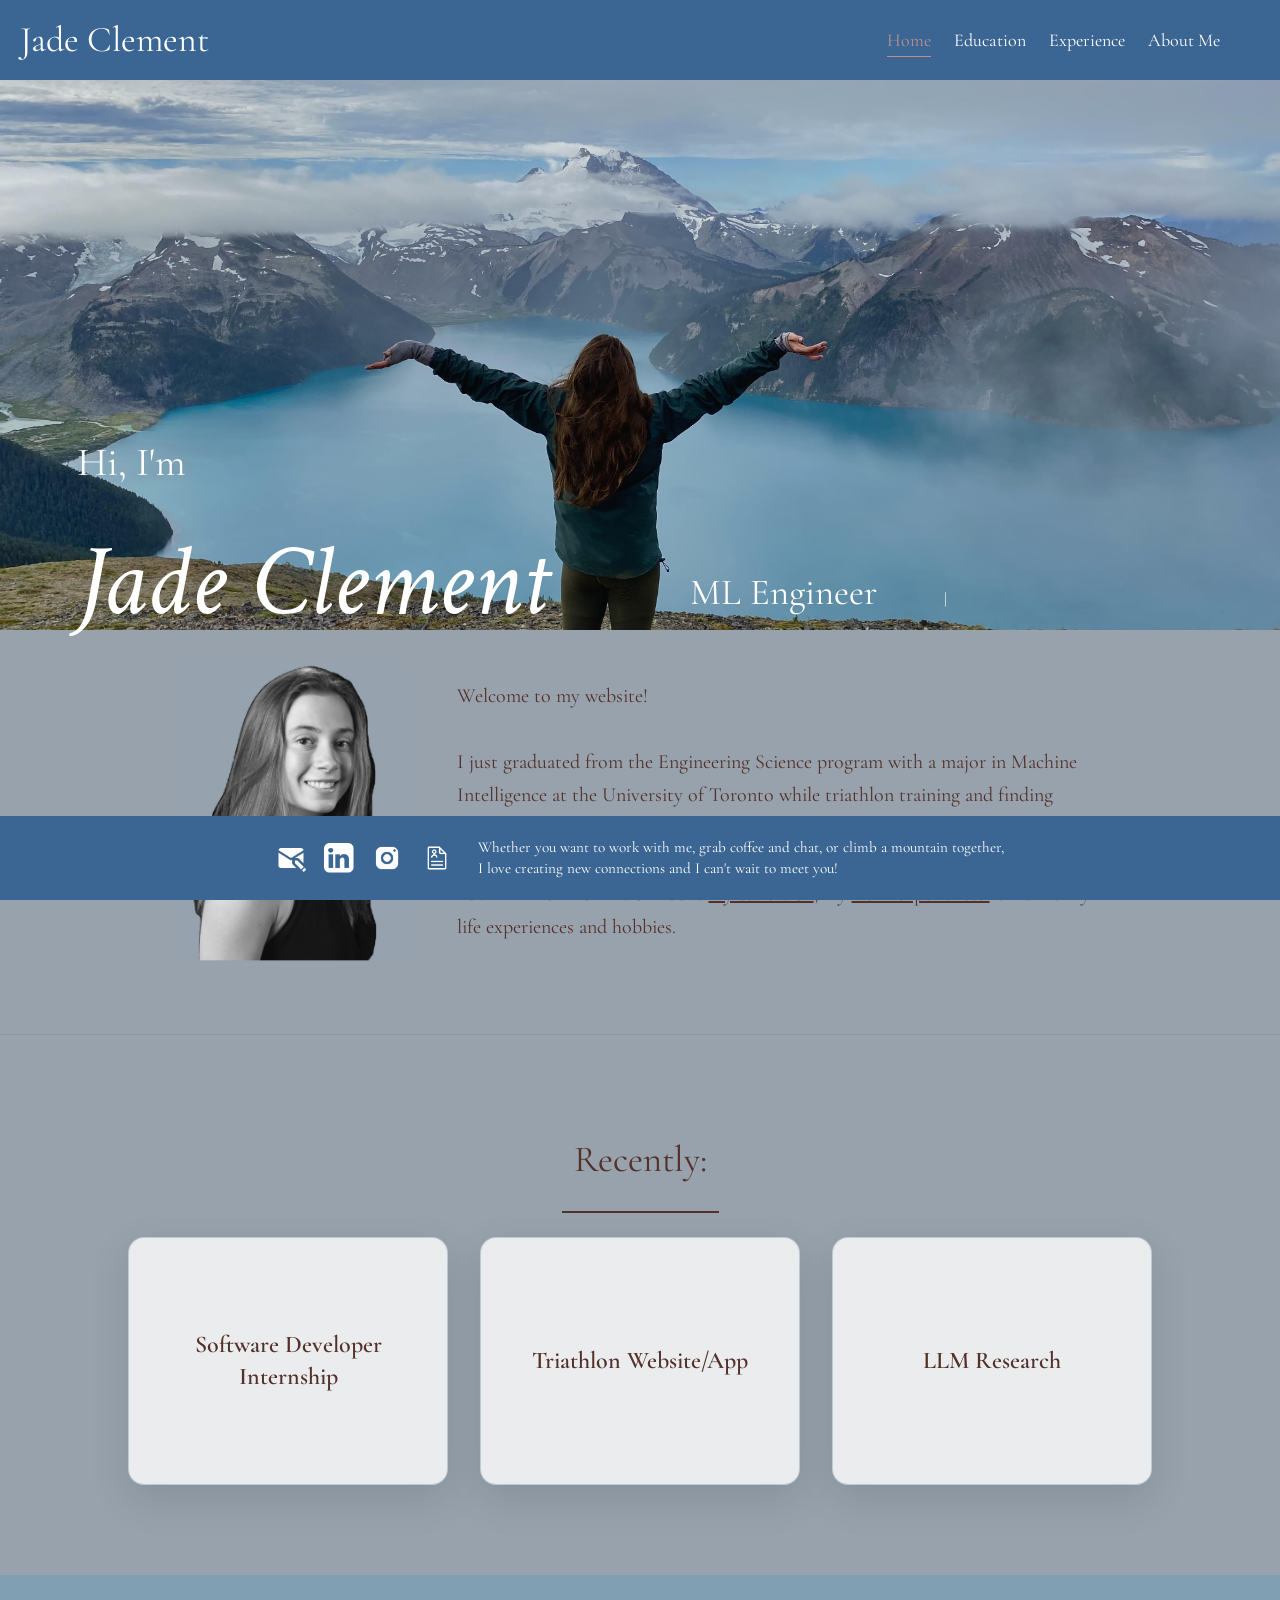
<file: index.html>
<!DOCTYPE html>
<html lang="en">
  <head>
    <meta charset="UTF-8" />
    <meta name="viewport" content="width=device-width, initial-scale=1" />
    <title>Jade Clement | Software Engineer & Machine Intelligence</title>
    <meta name="description" content="Jade Clement's personal website with software engineering experience, machine intelligence projects, education, and research." />
    <link rel="canonical" href="https://jadeclement.com/" />
    <link rel="icon" type="image/png" sizes="48x48" href="https://jadeclement.com/favicon-48x48.png?v=2" />
    <link rel="icon" type="image/png" sizes="32x32" href="https://jadeclement.com/favicon-32x32.png?v=2" />
    <link rel="icon" type="image/png" sizes="16x16" href="https://jadeclement.com/favicon-16x16.png?v=2" />
    <link rel="apple-touch-icon" href="https://jadeclement.com/apple-touch-icon.png?v=2" />
    <link rel="manifest" href="https://jadeclement.com/site.webmanifest?v=1" />
    <meta http-equiv="refresh" content="0; url=./website.html" />
    <script>
      // Hosting "root" redirect -> home page.
      // (Many static hosts/Google result clicks land on the root URL.)
      window.location.replace("./website.html");
    </script>
  </head>
  <body>
    <noscript>
      <a href="./website.html">Go to home page</a>
    </noscript>
  </body>
</html>
</file>
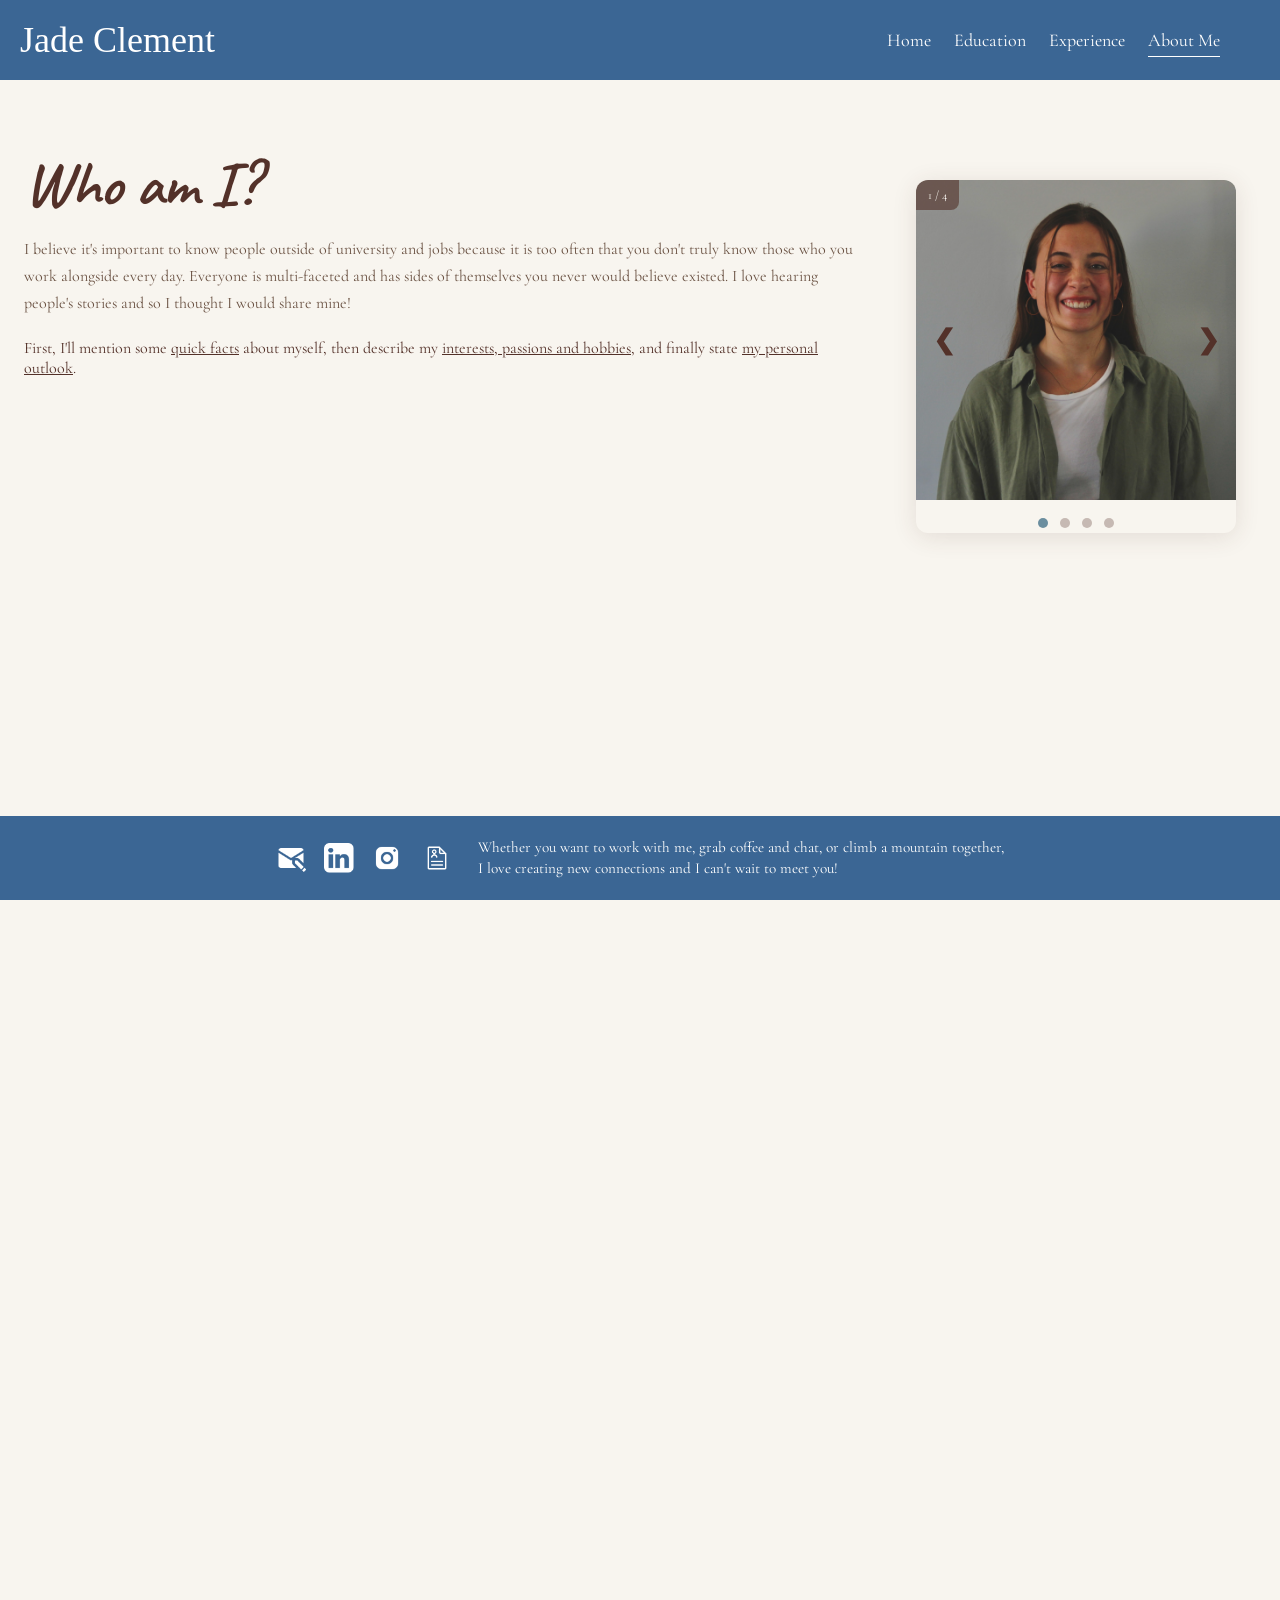
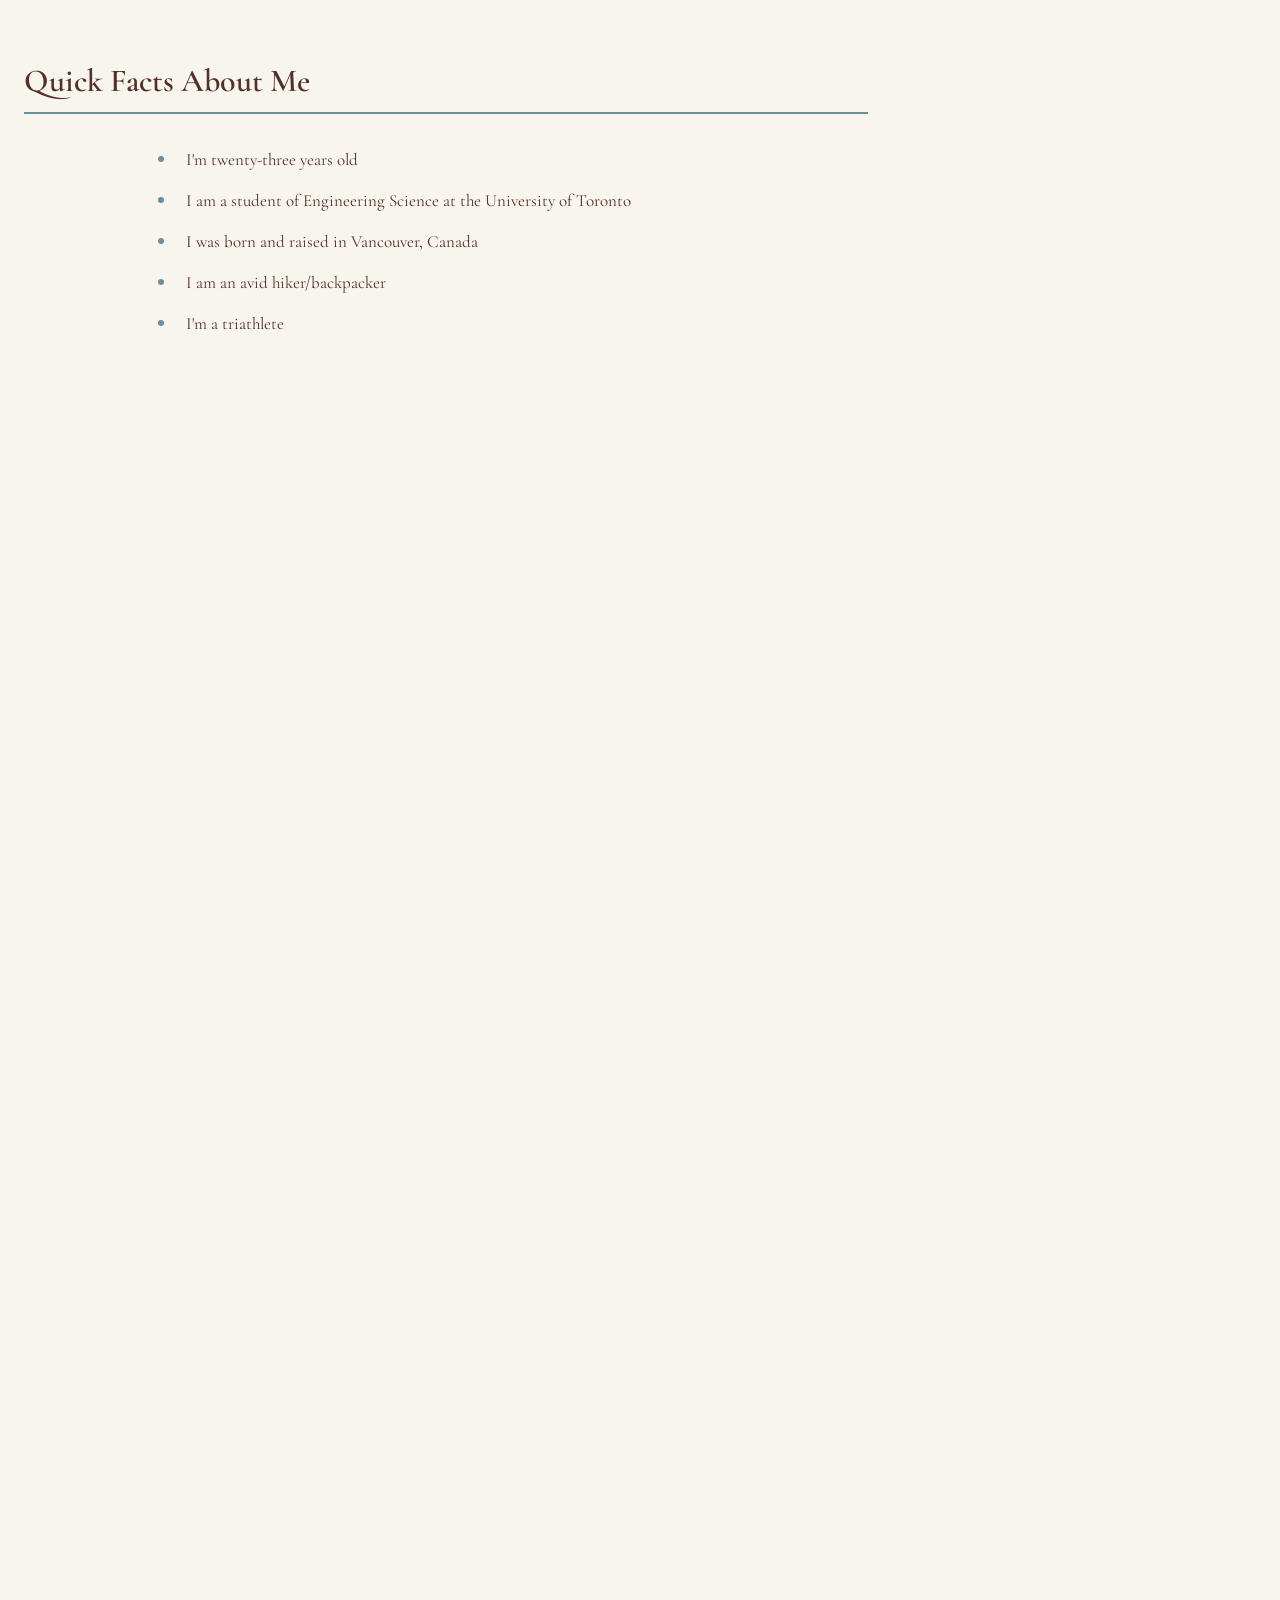
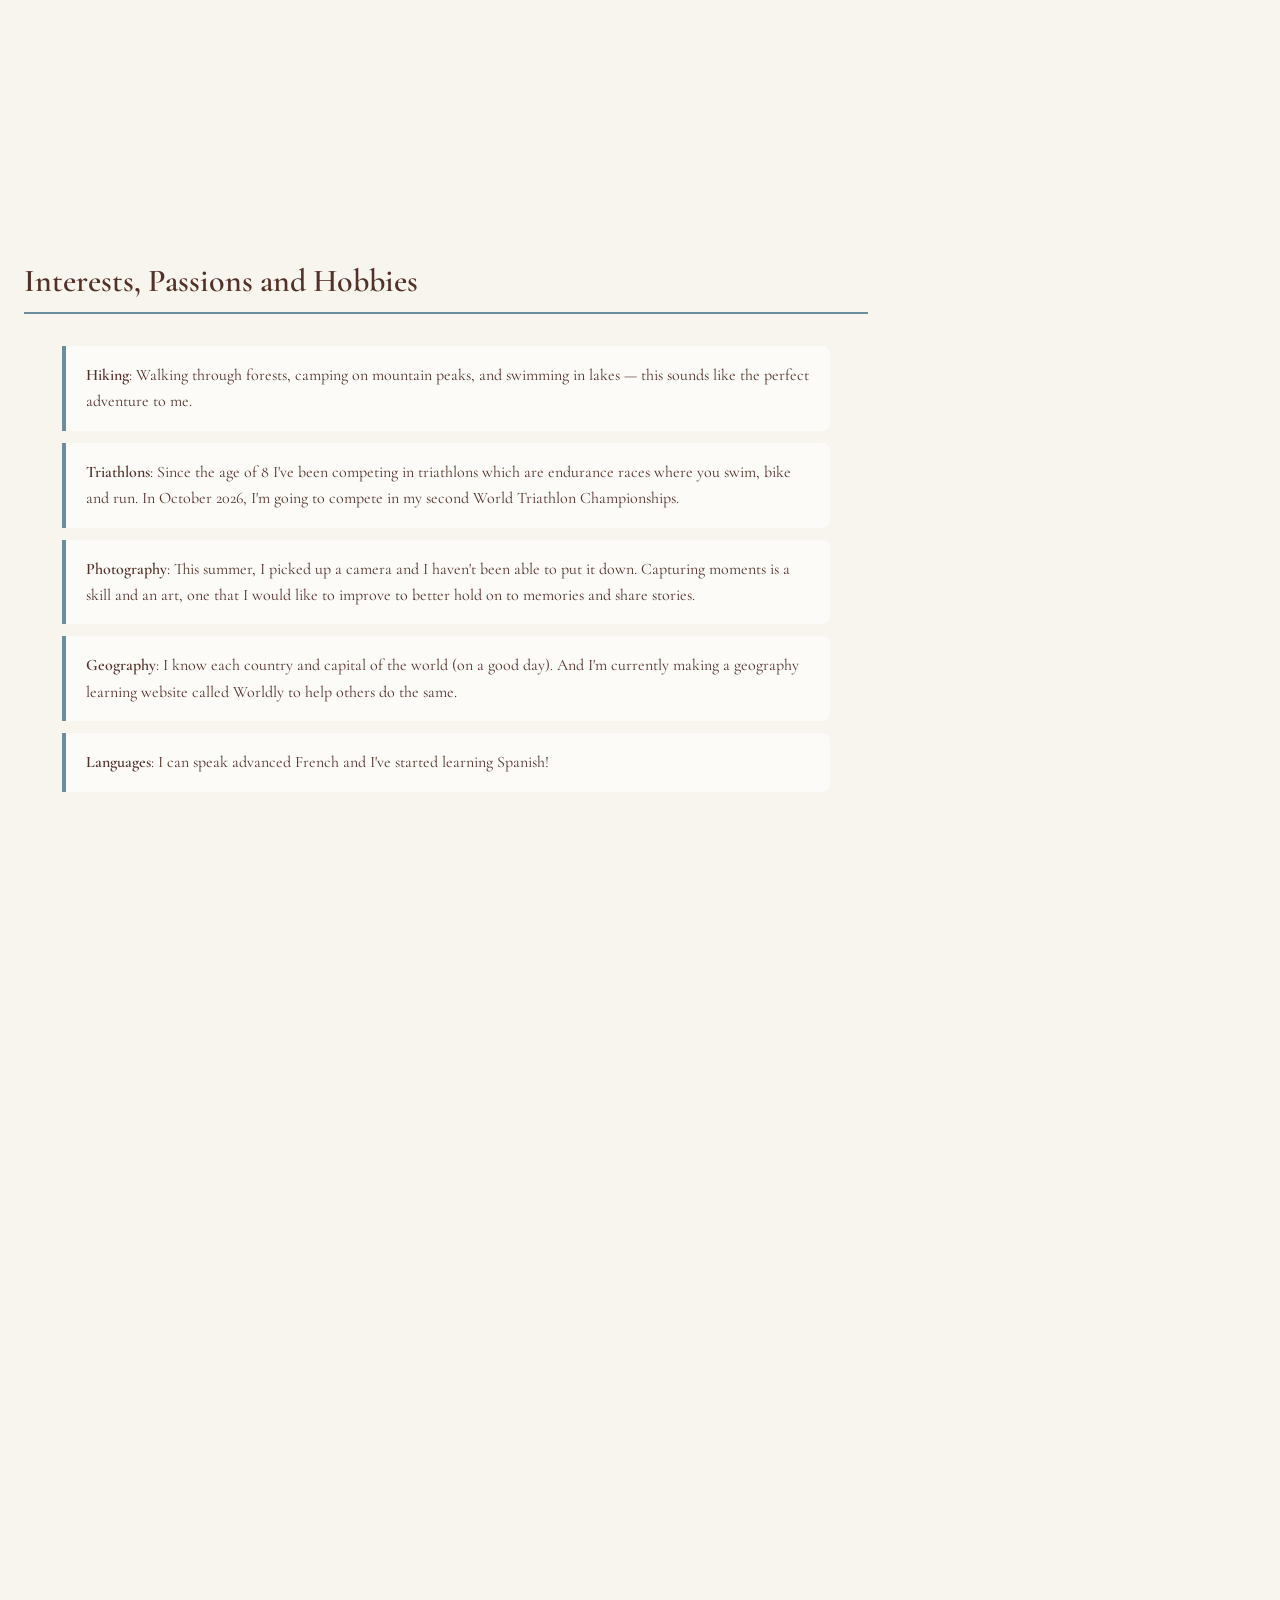
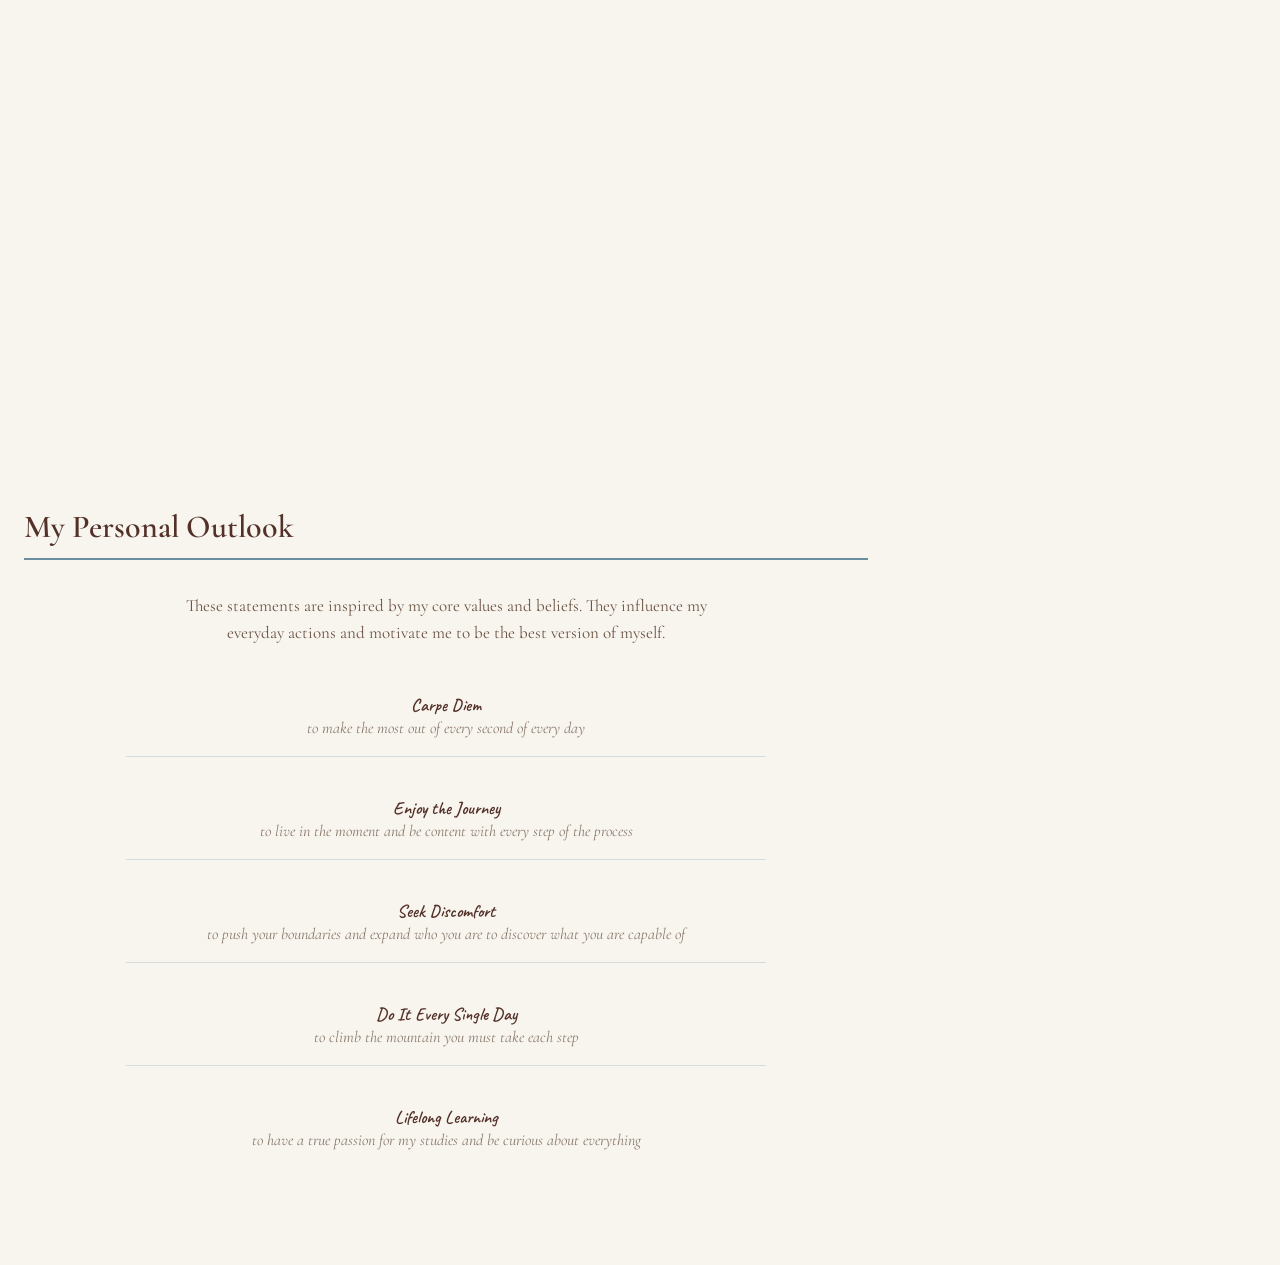
<file: about.html>
<!DOCTYPE html>
<html lang="en">
<head>
    <meta charset="UTF-8">
    <meta name="viewport" content="width=device-width, initial-scale=1">
    <title>About Jade Clement | Software Engineer & ML Research</title>
    <meta name="description" content="Learn more about Jade Clement: engineering background, interests, and personal story." />
    <link rel="canonical" href="https://jadeclement.com/about.html" />
    <meta property="og:type" content="website" />
    <meta property="og:title" content="About Jade Clement | Software Engineer & ML Research" />
    <meta property="og:description" content="Quick facts, interests, and personal outlook from Jade Clement." />
    <meta property="og:url" content="https://jadeclement.com/about.html" />
    <meta name="twitter:card" content="summary" />
    <link rel="icon" type="image/png" sizes="48x48" href="/favicon-48x48.png?v=2" />
    <link rel="icon" type="image/png" sizes="32x32" href="/favicon-32x32.png?v=2" />
    <link rel="icon" type="image/png" sizes="16x16" href="/favicon-16x16.png?v=2" />
    <link rel="apple-touch-icon" href="/apple-touch-icon.png?v=2" />
    <link rel="manifest" href="https://jadeclement.com/site.webmanifest?v=1" />
    <link rel="stylesheet" href="website.css?v=8">
    <link rel="stylesheet" href="about.css">
    <link rel="preconnect" href="https://fonts.googleapis.com">
    <link rel="preconnect" href="https://fonts.gstatic.com" crossorigin>
    <link href="https://fonts.googleapis.com/css2?family=Caveat:wght@400;500;600;700&family=Cormorant+Garamond:wght@500;600&family=Ephesis&display=swap" rel="stylesheet">
</head>
<body class="about-page">
    <div id="heading"></div>
    <section class="about-scroll-section" aria-label="About slideshow with scrolling text">
        <div class="about-scroll-layout">
            <div class="about-slide-caption" data-slide="1" aria-label="Slide 1 content">
                <h1 class="about_who">Who am I?</h1>
                <p class="about_intro">I believe it's important to know people outside of university and jobs because it is too often that you don't truly know those who you work alongside every day. Everyone is multi-faceted and has sides of themselves you never would believe existed. I love hearing people's stories and so I thought I would share mine!</p>
                <p>First, I'll mention some <a href="#about_quickfacts">quick facts</a> about myself, then describe my <a href="#about_interests">interests, passions and hobbies</a>, and finally state <a href="#about_manifesto">my personal outlook</a>.</p>
            </div>

            <div class="about-slideshow-column">
                <div class="slideshow-container about1" aria-label="Personal photo slideshow">
                    <div class="part1 slideshow-viewport">
                        <div class="slideshow-track">
                        <div class="mySlides">
                            <div class="numbertext">1 / 4</div>
                            <img src="images/img1.PNG" alt="Personal photo 1" width="300" height="400">
                        </div>
                        <div class="mySlides">
                            <div class="numbertext">2 / 4</div>
                            <img src="images/img4.PNG" alt="Personal photo 2" width="300" height="400">
                        </div>
                        <div class="mySlides">
                            <div class="numbertext">3 / 4</div>
                            <img src="images/img6.PNG" alt="Personal photo 3" width="300" height="400">
                        </div>
                        <div class="mySlides">
                            <div class="numbertext">4 / 4</div>
                            <img src="images/img5.PNG" alt="Personal photo 4" width="300" height="400">
                        </div>
                        </div>
                        <a class="prev" onclick="plusSlides(-1)" aria-label="Previous slide">&#10094;</a>
                        <a class="next" onclick="plusSlides(1)" aria-label="Next slide">&#10095;</a>
                    </div>
                    <div class="dots">
                        <span class="dot" onclick="currentSlide(1)" role="button" aria-label="Slide 1"></span>
                        <span class="dot" onclick="currentSlide(2)" role="button" aria-label="Slide 2"></span>
                        <span class="dot" onclick="currentSlide(3)" role="button" aria-label="Slide 3"></span>
                        <span class="dot" onclick="currentSlide(4)" role="button" aria-label="Slide 4"></span>
                    </div>
                </div>
            </div>

            <div class="about-scroll-text-column">
                <div class="about-slide-caption" data-slide="2" id="about_quickfacts">
                    <h2 class="about_section_title">Quick Facts About Me</h2>
                    <ol class="quickfacts_list">
                        <li>I'm twenty-three years old</li>
                        <li>I am a student of Engineering Science at the University of Toronto</li>
                        <li>I was born and raised in Vancouver, Canada</li>
                        <li>I am an avid hiker/backpacker</li>
                        <li>I'm a triathlete</li>
                    </ol>
                </div>

                <div class="about-slide-caption" data-slide="3" id="about_interests">
                    <h2 class="about_section_title">Interests, Passions and Hobbies</h2>
                    <ul class="interests_list">
                        <li class="interest"><b>Hiking</b>: Walking through forests, camping on mountain peaks, and swimming in lakes — this sounds like the perfect adventure to me.</li>
                        <li class="interest"><b>Triathlons</b>: Since the age of 8 I've been competing in triathlons which are endurance races where you swim, bike and run. In October 2026, I'm going to compete in my second World Triathlon Championships.</li>
                        <li class="interest"><b>Photography</b>: This summer, I picked up a camera and I haven't been able to put it down. Capturing moments is a skill and an art, one that I would like to improve to better hold on to memories and share stories.</li>
                        <li class="interest"><b>Geography</b>: I know each country and capital of the world (on a good day). And I'm currently making a geography learning website called Worldly to help others do the same.</li>
                        <li class="interest"><b>Languages</b>: I can speak advanced French and I've started learning Spanish!</li>
                    </ul>
                </div>

                <div class="about-slide-caption" data-slide="4" id="about_manifesto">
                    <h2 class="about_section_title">My Personal Outlook</h2>
                    <p id="manifesto_intro">These statements are inspired by my core values and beliefs. They influence my everyday actions and motivate me to be the best version of myself.</p>
                    <ul class="manifesto_list">
                        <li class="manifesto_item"><span class="m1">Carpe Diem</span><br><span class="m2">to make the most out of every second of every day</span></li>
                        <li class="manifesto_item"><span class="m1">Enjoy the Journey</span><br><span class="m2">to live in the moment and be content with every step of the process</span></li>
                        <li class="manifesto_item"><span class="m1">Seek Discomfort</span><br><span class="m2">to push your boundaries and expand who you are to discover what you are capable of</span></li>
                        <li class="manifesto_item"><span class="m1">Do It Every Single Day</span><br><span class="m2">to climb the mountain you must take each step</span></li>
                        <li class="manifesto_item"><span class="m1">Lifelong Learning</span><br><span class="m2">to have a true passion for my studies and be curious about everything</span></li>
                    </ul>
                </div>
            </div>
        </div>
    </section>

    <script src="website.js"></script>
    <script src="about.js"></script>
    <div class="footer"></div>
</body>
</html>
</file>
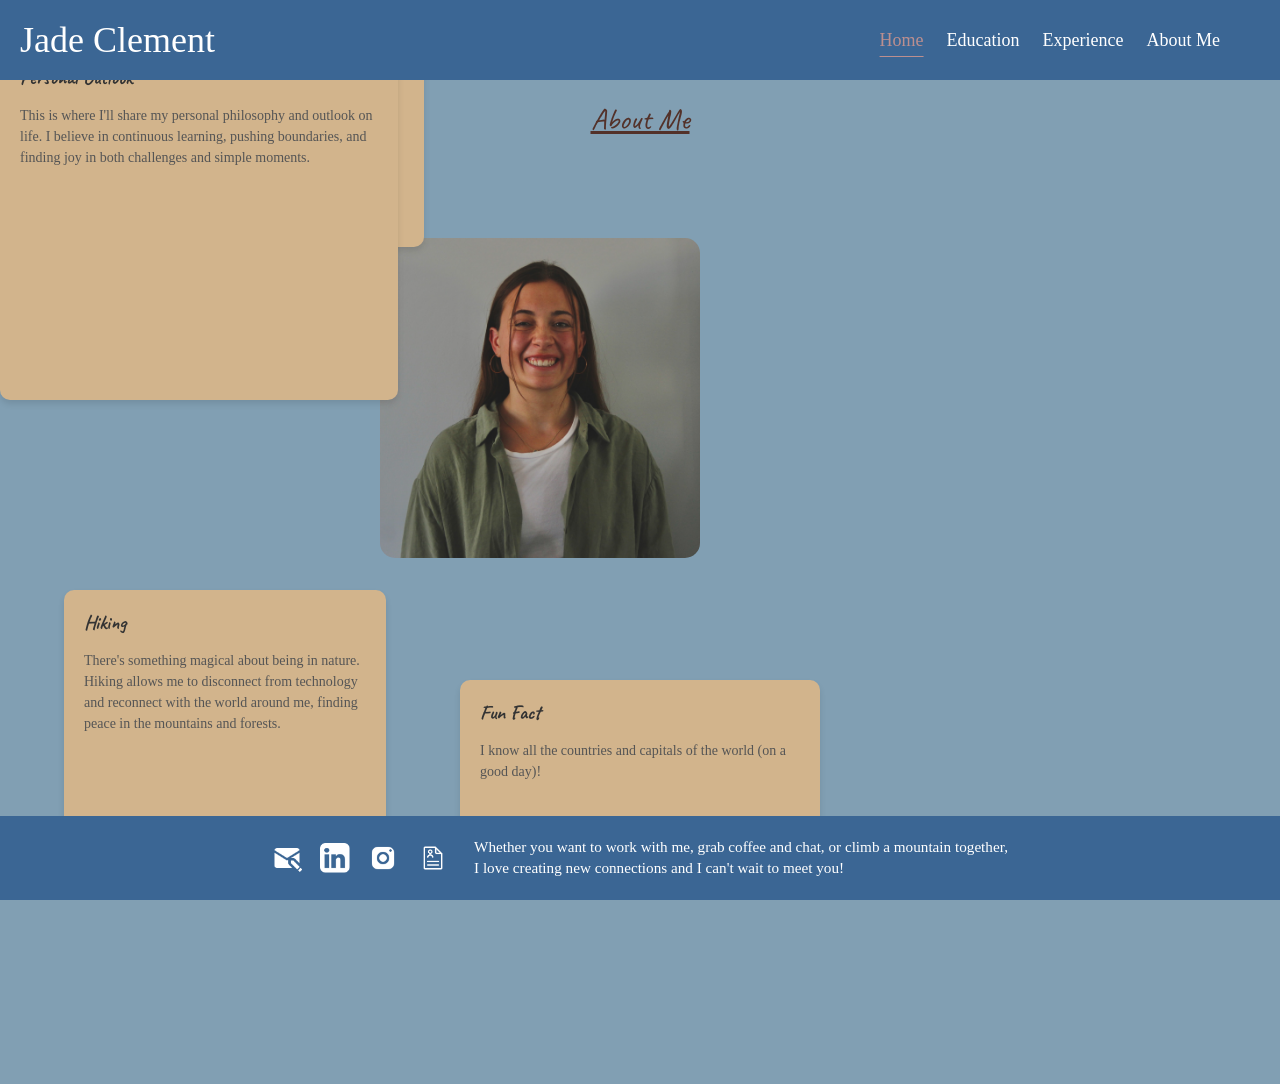
<file: about_new.html>
<!DOCTYPE html>
<html lang="en">
    <link rel="stylesheet" href="website.css">
    <link rel="stylesheet" href="about_new.css">
    <link rel="stylesheet" href="https://fonts.googleapis.com/css2?family=Caveat&family=Metal&display=swap">
    <script src="website.js" type="text/javascript" defer></script>
    <meta name="viewport" content="width=device-width,initial-scale=1"/>

    <body>
        <div id="heading"></div>

        <div class="page">
            <div class="page_intro">About Me</div>
            
            <div class="image_container">
                <img src="images/img1.PNG" alt="Jade Clement" class="animated_image">
            </div>
            
            <div class="boxes_container">
                <div class="box box-large box-bottom-left">
                    <h3>Personal Outlook</h3>
                    <p>This is where I'll share my personal philosophy and outlook on life. I believe in continuous learning, pushing boundaries, and finding joy in both challenges and simple moments.</p>
                </div>
                
                <div class="box box-medium">
                    <h3>Triathlon</h3>
                    <p>I'm passionate about triathlon - the combination of swimming, biking, and running challenges both body and mind. It's taught me discipline, perseverance, and the importance of balance.</p>
                </div>
                
                <div class="box box-medium">
                    <h3>Hiking</h3>
                    <p>There's something magical about being in nature. Hiking allows me to disconnect from technology and reconnect with the world around me, finding peace in the mountains and forests.</p>
                </div>
                
                <div class="box box-small">
                    <h3>Fun Fact</h3>
                    <p>I know all the countries and capitals of the world (on a good day)!</p>
                </div>
            </div>
        </div>

        <div class="footer"></div>
    </body>
</html>
</file>
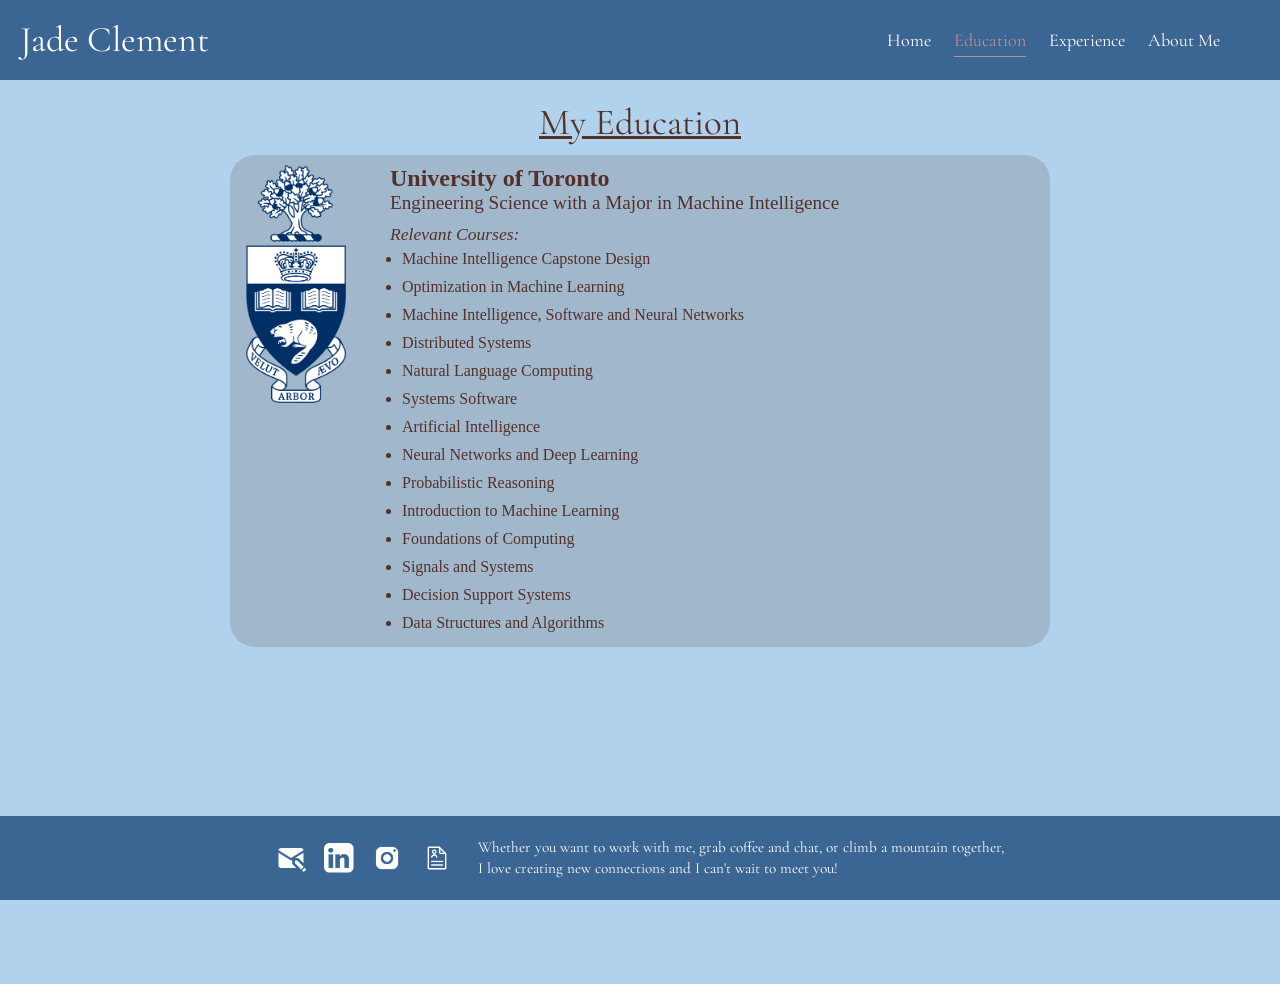
<file: education.html>
<!DOCTYPE html>
<html lang="en">
    <head>
        <meta charset="UTF-8" />
        <meta name="viewport" content="width=device-width,initial-scale=1"/>
        <title>Education | Jade Clement</title>
        <meta name="description" content="Education background for Jade Clement at the University of Toronto, focused on Engineering Science and Machine Intelligence with coursework in AI, distributed systems, and machine learning." />
        <link rel="canonical" href="https://jadeclement.com/education.html" />
        <meta property="og:type" content="website" />
        <meta property="og:title" content="Education | Jade Clement" />
        <meta property="og:description" content="University of Toronto Engineering Science major in Machine Intelligence and relevant coursework." />
        <meta property="og:url" content="https://jadeclement.com/education.html" />
        <meta name="twitter:card" content="summary" />
        <link rel="icon" type="image/png" sizes="48x48" href="/favicon-48x48.png?v=2" />
        <link rel="icon" type="image/png" sizes="32x32" href="/favicon-32x32.png?v=2" />
        <link rel="icon" type="image/png" sizes="16x16" href="/favicon-16x16.png?v=2" />
        <link rel="apple-touch-icon" href="/apple-touch-icon.png?v=2" />
        <link rel="manifest" href="https://jadeclement.com/site.webmanifest?v=1" />

        <link rel="stylesheet" href="website.css?v=8">
        <link rel="stylesheet" href="education.css">
        <link rel="stylesheet" href="https://fonts.googleapis.com/css2?family=Caveat&family=Cormorant+Garamond:wght@500;600&family=Metal&display=swap">
    </head>
    <body>
        <div id="heading"></div>

        <div class="page">
            <div class="page_intro">My Education</div>

            <div class="edu_section">
                <img src="images/uoft.png" style="height:auto; width:100px" class="school_icon">
                <div class="edu_block">
                    <div class="edu_title"><strong>University of Toronto</strong></div>
                    <div class="edu_subtitle">Engineering Science with a Major in Machine Intelligence</div>
                    <div class="edu_courses">Relevant Courses:</div>
                    <ul class="edu_courses_list">
                        <li>Machine Intelligence Capstone Design</li>
                        <li>Optimization in Machine Learning</li>
                        <li>Machine Intelligence, Software and Neural Networks</li>
                        <li>Distributed Systems</li>
                        <li>Natural Language Computing</li>
                        <li>Systems Software</li>
                        <li>Artificial Intelligence</li>
                        <li>Neural Networks and Deep Learning</li>
                        <li>Probabilistic Reasoning</li>
                        <li>Introduction to Machine Learning</li>
                        <li>Foundations of Computing</li>
                        <li>Signals and Systems</li>
                        <li>Decision Support Systems</li>
                        <li>Data Structures and Algorithms</li>
                        
                    </ul>
                </div>

            </div>
        </div>

        <div class = 'footer'>
            
        </div>

        <script src="website.js"></script>
    </body>

</html>
</file>
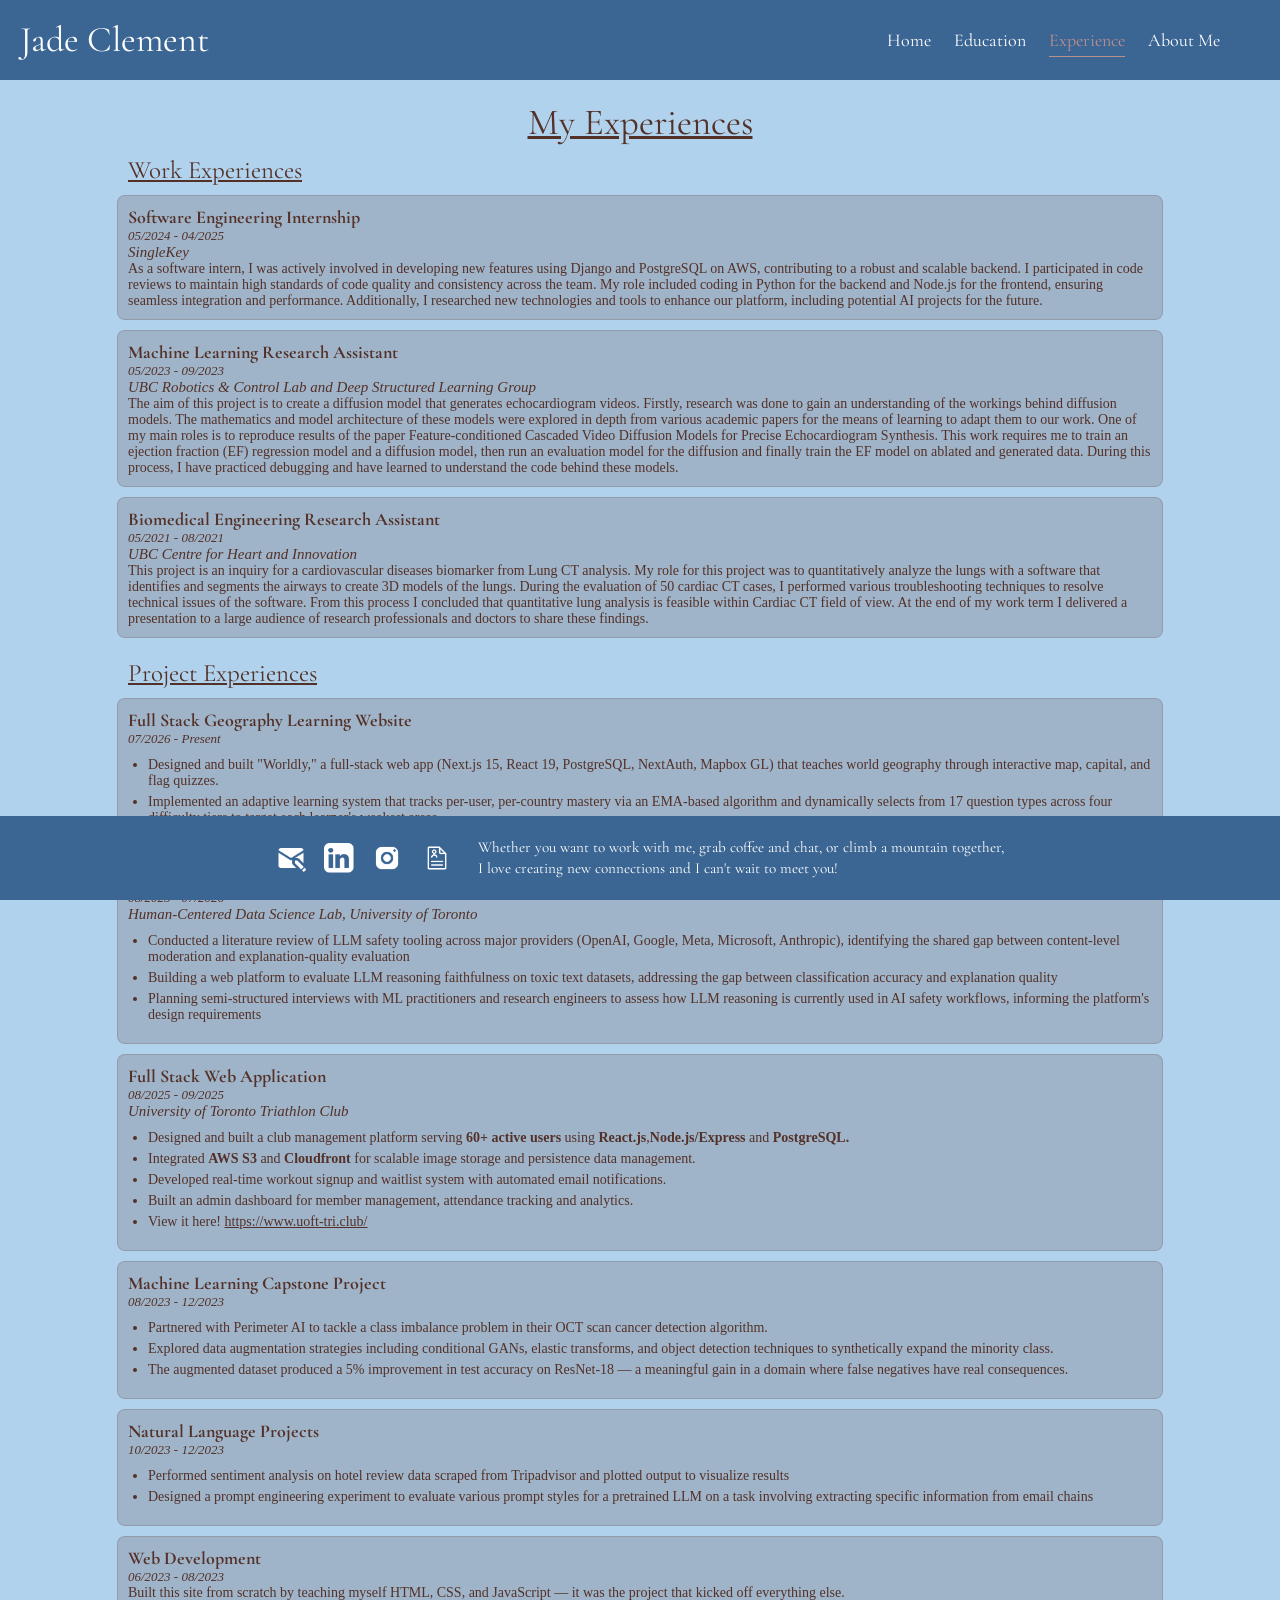
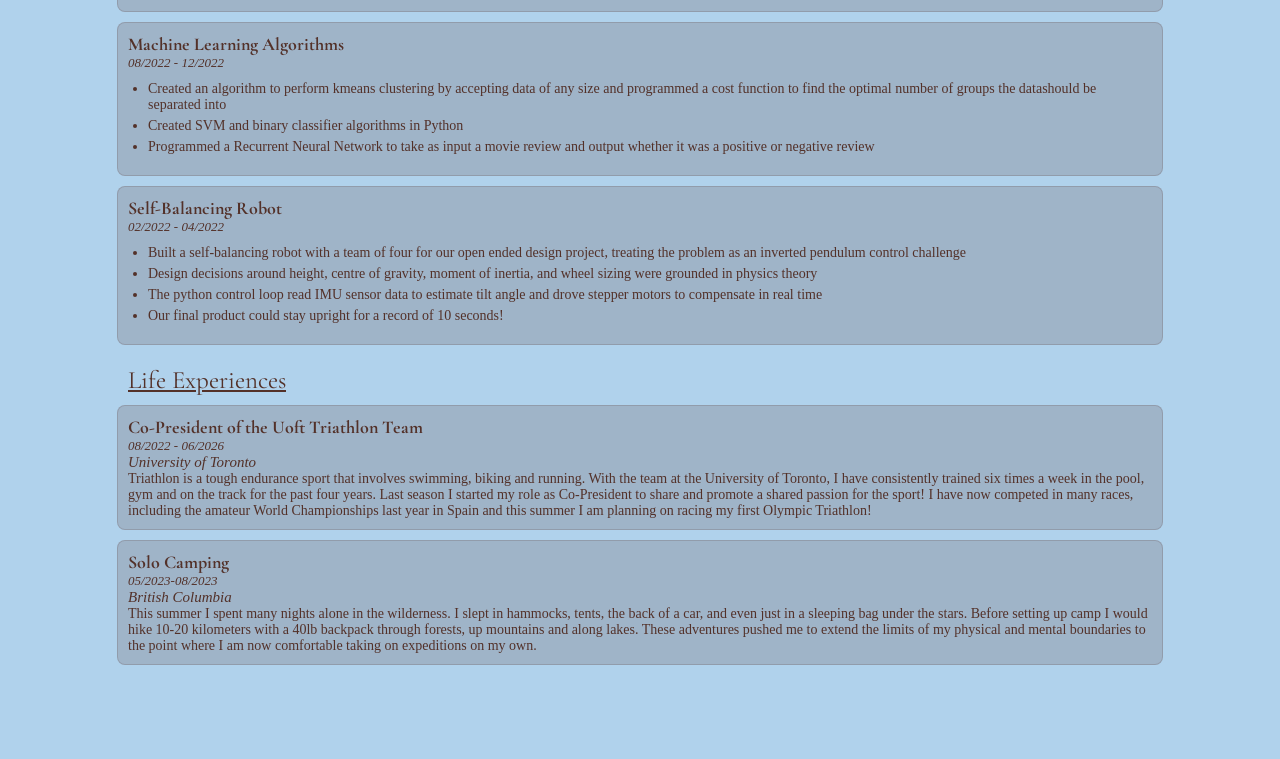
<file: projects.html>
<!DOCTYPE html>
<html lang="en">
    <head>
        <meta charset="UTF-8" />
        <meta name="viewport" content="width=device-width,initial-scale=1"/>
        <title>Projects & Experience | Jade Clement</title>
        <meta name="description" content="Projects and work experience by Jade Clement, including software engineering internships, machine learning research, full-stack development, and AI-focused academic projects." />
        <link rel="canonical" href="https://jadeclement.com/projects.html" />
        <meta property="og:type" content="website" />
        <meta property="og:title" content="Projects & Experience | Jade Clement" />
        <meta property="og:description" content="View Jade Clement's software engineering, machine learning, and leadership experience." />
        <meta property="og:url" content="https://jadeclement.com/projects.html" />
        <meta name="twitter:card" content="summary" />
        <link rel="icon" type="image/png" sizes="48x48" href="/favicon-48x48.png?v=2" />
        <link rel="icon" type="image/png" sizes="32x32" href="/favicon-32x32.png?v=2" />
        <link rel="icon" type="image/png" sizes="16x16" href="/favicon-16x16.png?v=2" />
        <link rel="apple-touch-icon" href="/apple-touch-icon.png?v=2" />
        <link rel="manifest" href="https://jadeclement.com/site.webmanifest?v=1" />

        <link rel="stylesheet" href="website.css?v=8">
        <link rel="stylesheet" href="projects.css">
        <link rel="stylesheet" href="https://fonts.googleapis.com/css2?family=Caveat&family=Cormorant+Garamond:wght@500;600&family=Metal&display=swap">
        <script src="website.js"  type="text/javascript" defer></script>
    </head>
    <body>

        <div class="header"></div>
        <div id="heading"></div>

        <div class="page">
            <div class="page_intro">My Experiences</div>

            <!--
            <div class="pro_section">
                <div class="pro_title">Project Title</div>
                <div class="pro_date">Date</div>
                <div class="pro_location">Location</div>
                <div class="pro_description">Description</div>
                <div class="pro_link">Link coming soon</div>
            </div>
            -->
            <div class="section_title"> Work Experiences</div>
            <div class="pro_section">
                <div class="pro_title">Software Engineering Internship</div>
                <div class="pro_date">05/2024 - 04/2025</div>
                <div class="pro_location">SingleKey</div>
                <div class="pro_description">As a software intern, I was actively involved in developing new features using Django and PostgreSQL on AWS, contributing to a robust and scalable backend. I participated in code reviews to maintain high standards of code quality and consistency across the team. My role included coding in Python for the backend and Node.js for the frontend, ensuring seamless integration and performance. Additionally, I researched new technologies and tools to enhance our platform, including potential AI projects for the future.</div>
            </div>
            <div class="pro_section">
                <div class="pro_title">Machine Learning Research Assistant</div>
                <div class="pro_date">05/2023 - 09/2023</div>
                <div class="pro_location">UBC Robotics & Control Lab and Deep Structured Learning Group</div>
                <div class="pro_description">The aim of this project is to create a diffusion model that generates echocardiogram videos. Firstly, research was done to gain an understanding of the workings behind diffusion models. The mathematics and model architecture of these models were explored in depth from various academic papers for the means of learning to adapt them to our work. One of my main roles is to reproduce results of the paper Feature-conditioned Cascaded Video Diffusion Models for Precise Echocardiogram Synthesis. This work requires me to train an ejection fraction (EF) regression model and a diffusion model, then run an evaluation model for the diffusion and finally train the EF model on ablated and generated data. During this process, I have practiced debugging and have learned to understand the code behind these models.</div>
            </div>
            
            <div class="pro_section">
                <div class="pro_title">Biomedical Engineering Research Assistant</div>
                <div class="pro_date">05/2021 - 08/2021</div>
                <div class="pro_location">UBC Centre for Heart and Innovation</div>
                <div class="pro_description">This project is an inquiry for a cardiovascular diseases biomarker from Lung CT analysis. My role for this project was to quantitatively analyze the lungs with a software that identifies and segments the airways to create 3D models of the lungs. During the evaluation of 50 cardiac CT cases, I performed various troubleshooting techniques to resolve technical issues of the software. From this process I concluded that quantitative lung analysis is feasible within Cardiac CT field of view. At the end of my work term I delivered a presentation to a large audience of research professionals and doctors to share these findings.</div>
            </div>
            
            
            <div class="section_title">Project Experiences</div>

            <div class="pro_section">
                <div class="pro_title">Full Stack Geography Learning Website</div>
                <div class="pro_date">07/2026 - Present</div>
                <div class="pro_description">
                    <ul>
                        <li>Designed and built "Worldly," a full-stack web app (Next.js 15, React 19, PostgreSQL, NextAuth, Mapbox GL) that teaches world geography through interactive map, capital, and flag quizzes. </li>
                        <li>Implemented an adaptive learning system that tracks per-user, per-country mastery via an EMA-based algorithm and dynamically selects from 17 question types across four difficulty tiers to target each learner's weakest areas.</li>
                    </ul>
                </div>
            </div>
            <div class="pro_section">
                <div class="pro_title">Thesis Research on LLM Reasoning </div>
                <div class="pro_date">08/2025 - 07/2026</div>
                <div class="pro_location">Human-Centered Data Science Lab, University of Toronto</div>
                <div class="pro_description">
                    <ul>
                        <li>Conducted a literature review of LLM safety tooling across major providers (OpenAI, Google, Meta, Microsoft, Anthropic), identifying the shared gap between content-level moderation and explanation-quality evaluation</li>
                        <li>Building a web platform to evaluate LLM reasoning faithfulness on toxic text datasets, addressing the gap between classification accuracy and explanation quality</li>
                        <li>Planning semi-structured interviews with ML practitioners and research engineers to assess how LLM reasoning is currently used in AI safety workflows, informing the platform's design requirements</li>
                    </ul>
                </div>
            </div>
            <div class="pro_section">
                <div class="pro_title">Full Stack Web Application</div>
                <div class="pro_date">08/2025 - 09/2025</div>
                <div class="pro_location">University of Toronto Triathlon Club</div>
                <div class="pro_description">
                    <ul>
                        <li>Designed and built a club management platform serving <b>60+ active users</b> using <b>React.js</b>,<b>Node.js/Express</b> and <b>PostgreSQL.</b></li>
                        <li>Integrated <b>AWS S3</b> and <b>Cloudfront</b> for scalable image storage and persistence data management.</li>
                        <li>Developed real-time workout signup and waitlist system with automated email notifications.</li>
                        <li>Built an admin dashboard for member management, attendance tracking and analytics.</li>
                        <li>View it here! <a href="https://www.uoft-tri.club/" target="_blank">https://www.uoft-tri.club/</a></li>
                    </ul>
                </div>
            </div>
            
            <div class="pro_section">
                <div class="pro_title">Machine Learning Capstone Project</div>
                <div class="pro_date">08/2023 - 12/2023</div>
                <div class="pro_description">
                    <ul>
                        <li>Partnered with Perimeter AI to tackle a class imbalance problem in their OCT scan cancer detection algorithm. </li>
                        <li>Explored data augmentation strategies including conditional GANs, elastic transforms, and object detection techniques to synthetically expand the minority class. </li>
                        <li>The augmented dataset produced a 5% improvement in test accuracy on ResNet-18 — a meaningful gain in a domain where false negatives have real consequences.</li>
                    </ul>
                </div>
            </div>

            <div class="pro_section">
                <div class="pro_title">Natural Language Projects</div>
                <div class="pro_date">10/2023 - 12/2023</div>
                <div class="pro_description">
                    <ul>
                        <li> Performed sentiment analysis on hotel review data scraped from Tripadvisor and plotted output to visualize results </li>
                        <li>Designed a prompt engineering experiment to evaluate various prompt styles for a pretrained LLM on a task involving extracting specific information from email chains</li>
                    </ul>
                </div>
            </div>
            

            <div class="pro_section">
                <div class="pro_title">Web Development</div>
                <div class="pro_date">06/2023 - 08/2023</div>
                <div class="pro_description">Built this site from scratch by teaching myself HTML, CSS, and JavaScript — it was the project that kicked off everything else.</div>
            </div>
            

            <div class="pro_section">
                <div class="pro_title">Machine Learning Algorithms</div>
                <div class="pro_date">08/2022 - 12/2022</div>
                <div class="pro_description">
                    <ul>
                        <li> Created an algorithm to perform kmeans clustering by accepting data of any size and programmed a cost function to find the optimal number of groups the datashould be separated into </li>
                        <li>Created SVM and binary classifier algorithms in Python</li>
                        <li>Programmed a Recurrent Neural Network to take as input a movie review and output whether it was a positive or negative review</li>
                    </ul>
                </div>
            </div>
            
            <div class="pro_section">
                <div class="pro_title">Self-Balancing Robot</div>
                <div class="pro_date">02/2022 - 04/2022</div>
                <div class="pro_description">
                    <ul>
                        <li>Built a self-balancing robot with a team of four for our open ended design project, treating the problem as an inverted pendulum control challenge</li>
                        <li>Design decisions around height, centre of gravity, moment of inertia, and wheel sizing were grounded in physics theory</li>
                        <li>The python control loop read IMU sensor data to estimate tilt angle and drove stepper motors to compensate in real time</li>
                        <li>Our final product could stay upright for a record of 10 seconds!</li>
                    </ul>
                </div>
            </div>
            
             <div class="section_title">Life Experiences</div>

                    <div class="pro_section">
                        <div class="pro_title">Co-President of the Uoft Triathlon Team</div>
                        <div class="pro_date">08/2022 - 06/2026</div>
                        <div class="pro_location">University of Toronto</div>
                        <div class="pro_description">Triathlon is a tough endurance sport that involves swimming, biking and running. With the team at the University of Toronto, I have consistently trained six times a week in the pool, gym and on the track for the past four years. Last season I started my role as Co-President to share and promote a shared passion for the sport! I have now competed in many races, including the amateur World Championships last year in Spain and this summer I am planning on racing my first Olympic Triathlon!</div>
                    </div>

                    <div class="pro_section">
                        <div class="pro_title">Solo Camping</div>
                        <div class="pro_date">05/2023-08/2023</div>
                        <div class="pro_location">British Columbia</div>
                        <div class="pro_description">This summer I spent many nights alone in the wilderness. I slept in hammocks, tents, the back of a car, and even just in a sleeping bag under the stars. Before setting up camp I would hike 10-20 kilometers with a 40lb backpack through forests, up mountains and along lakes. These adventures pushed me to extend the limits of my physical and mental boundaries to the point where I am now comfortable taking on expeditions on my own.</div>
                    </div>
            
        </div>
        
        <div class = 'footer'>
            
        </div>

       

    </body>

</html>
</file>
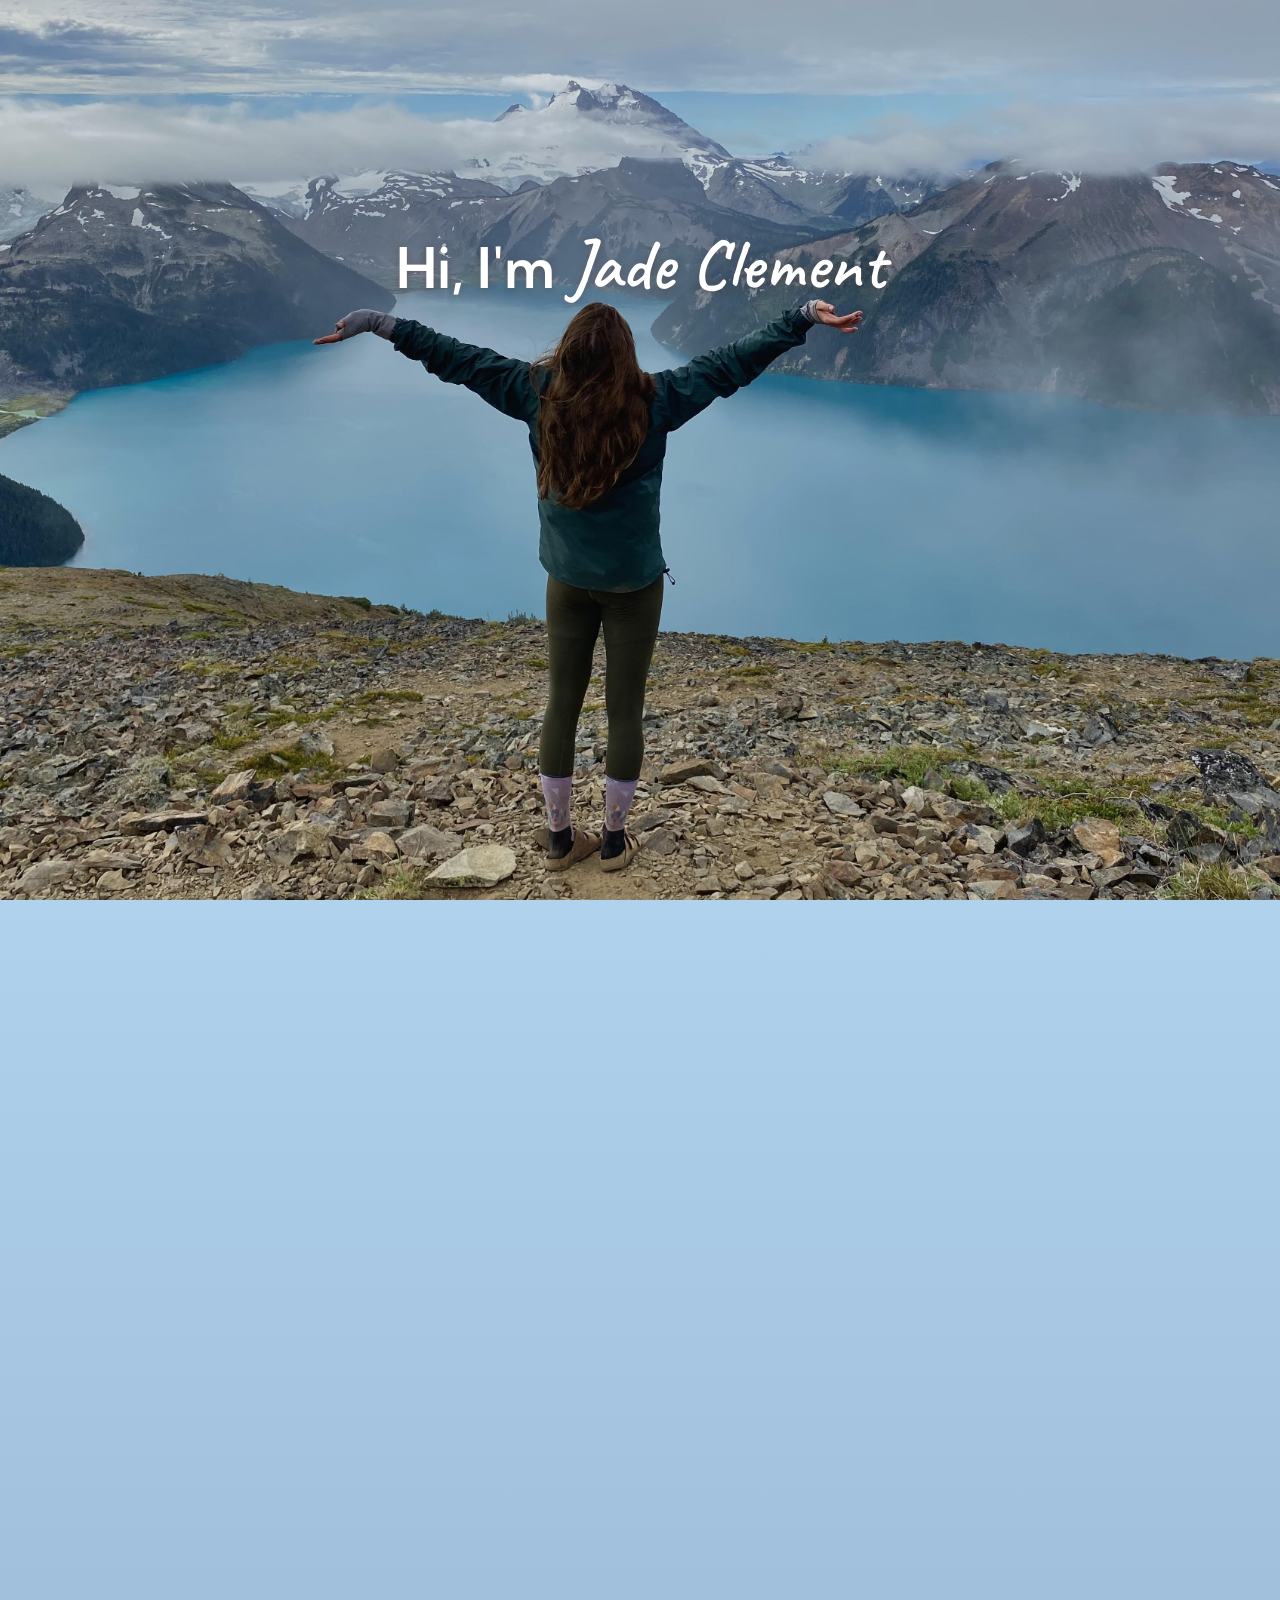
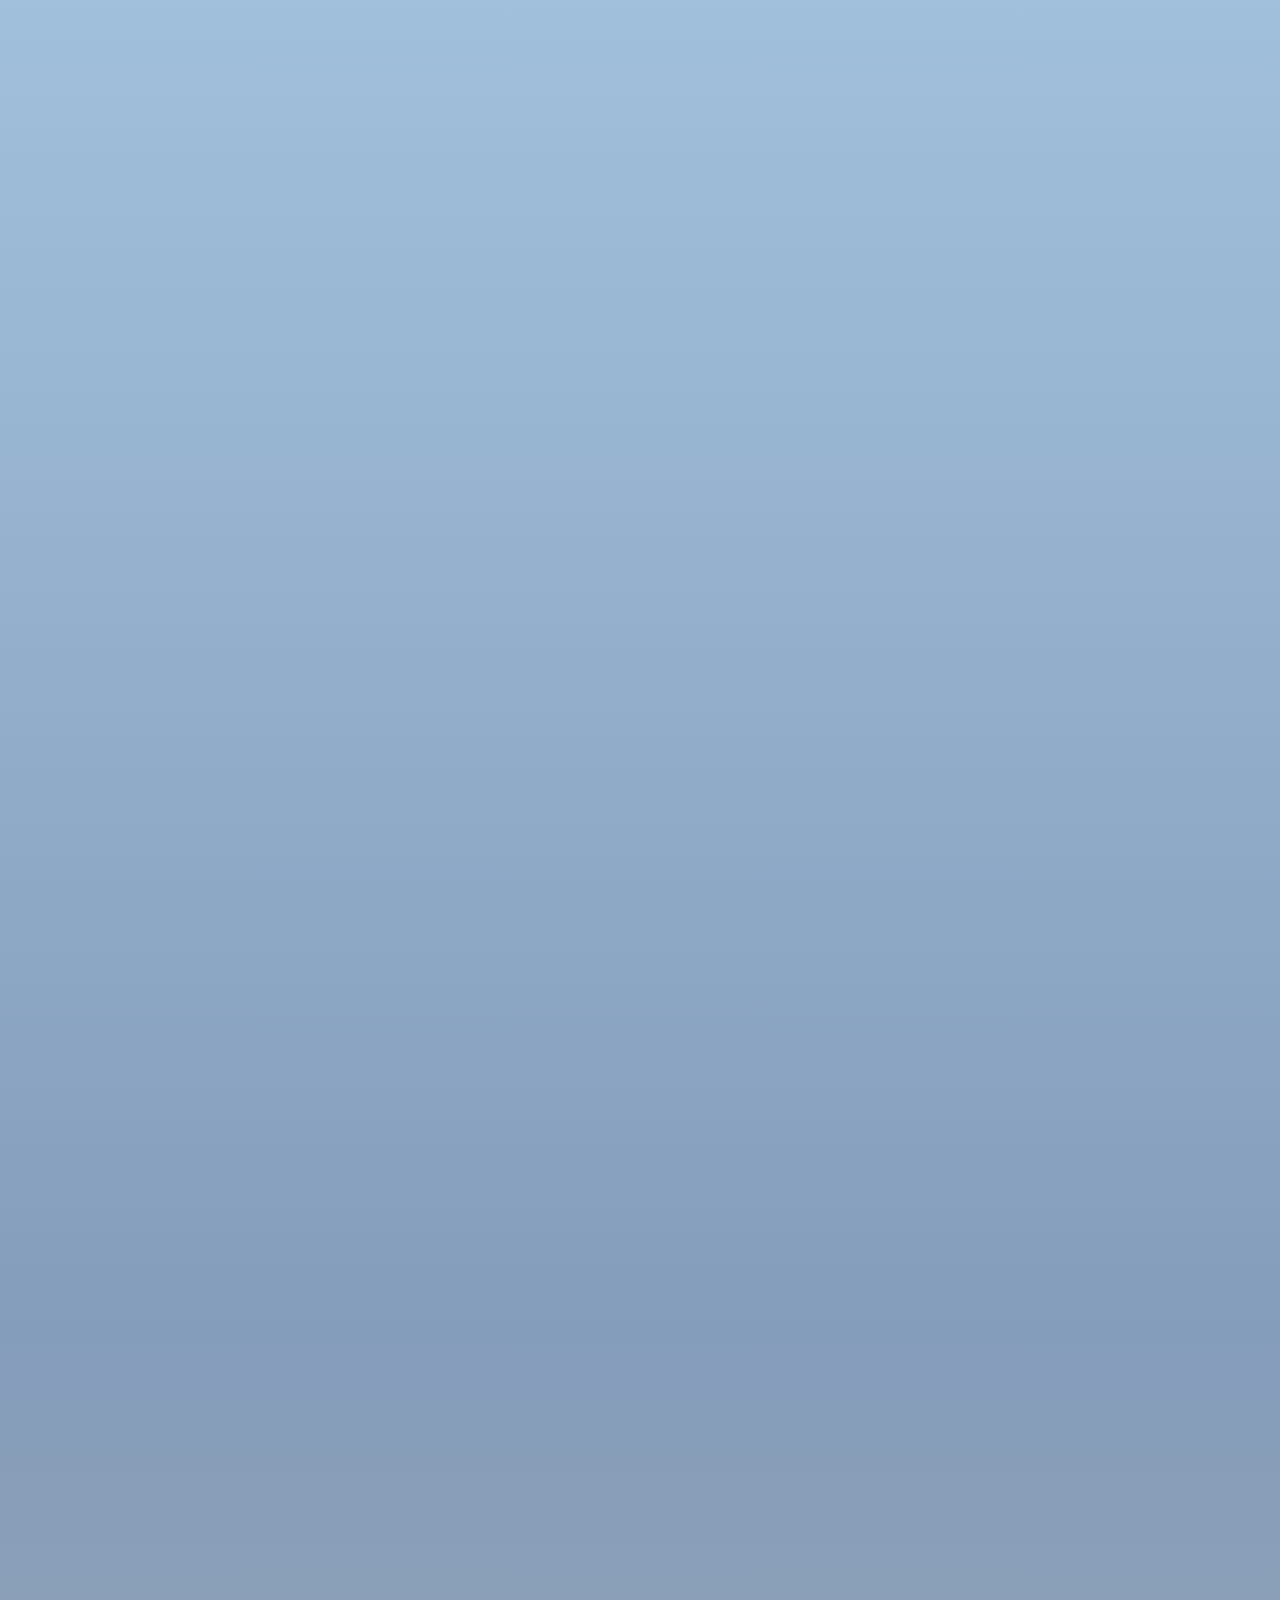
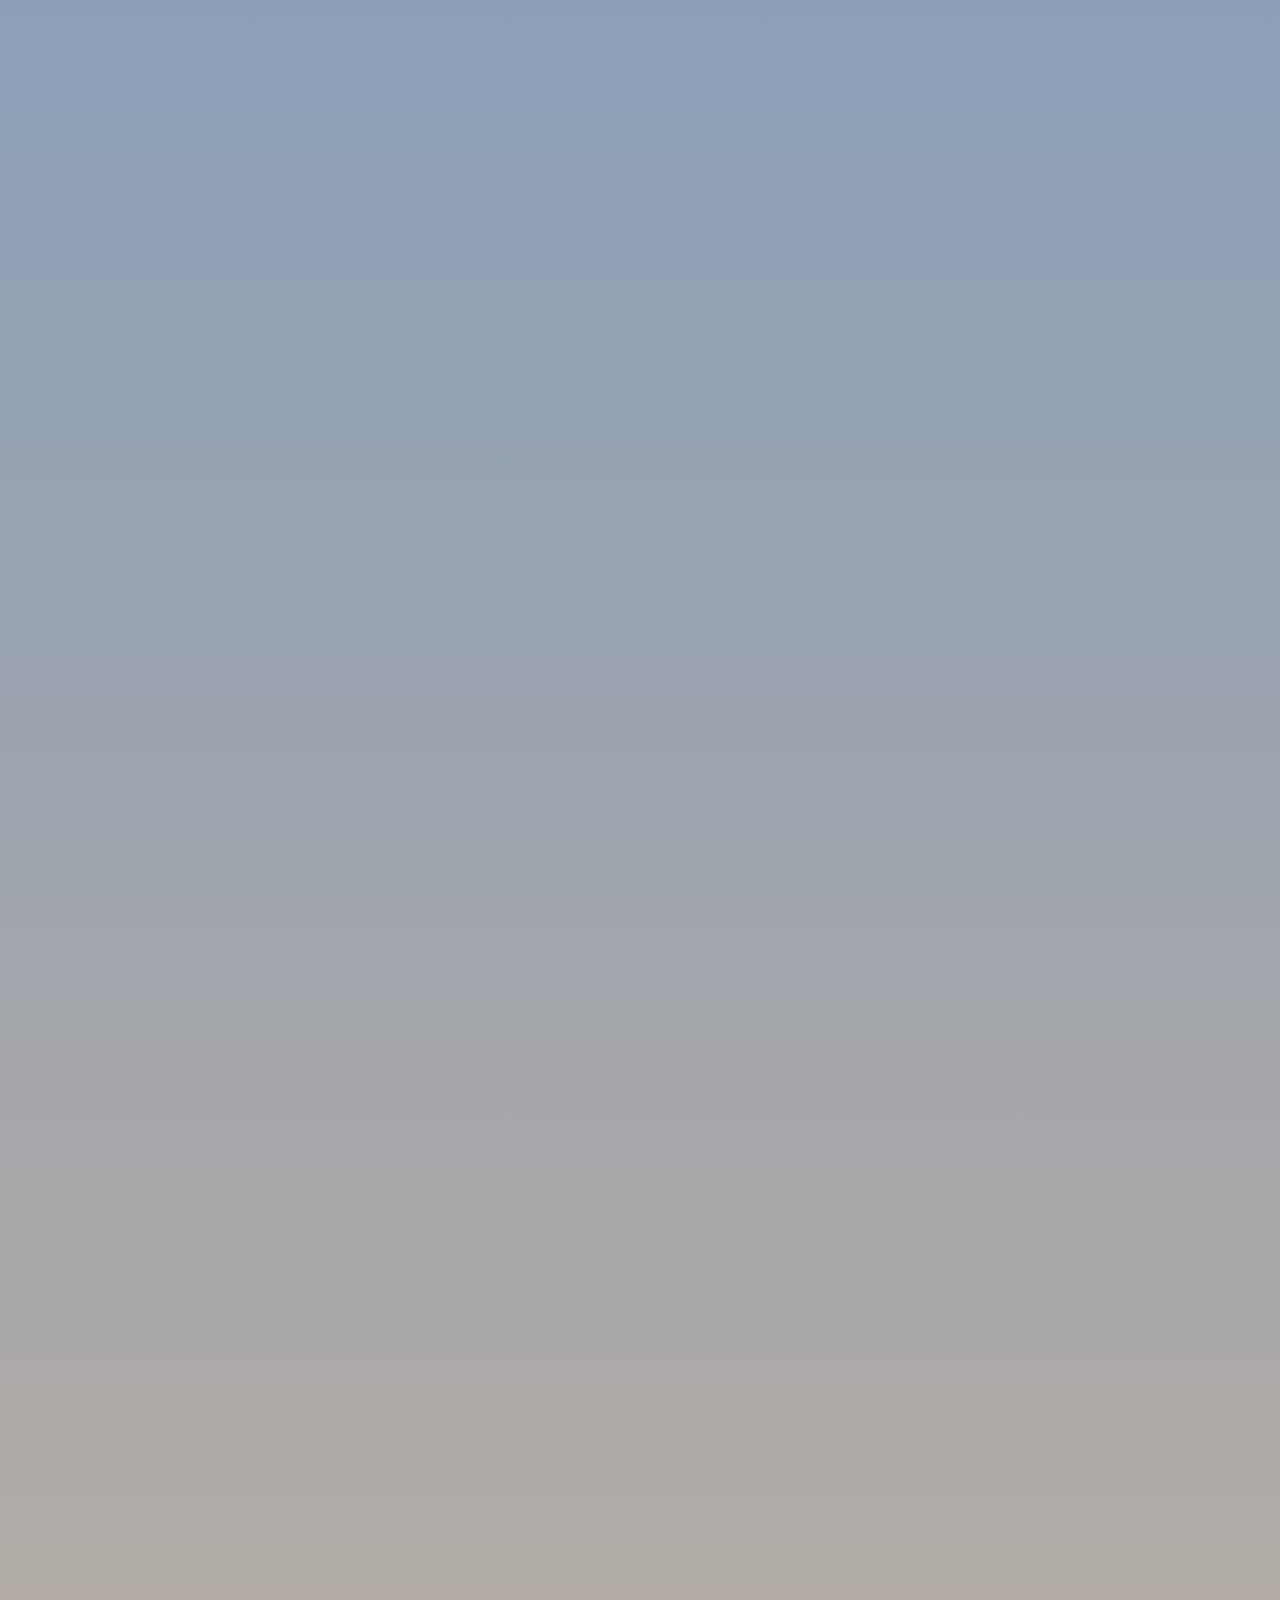
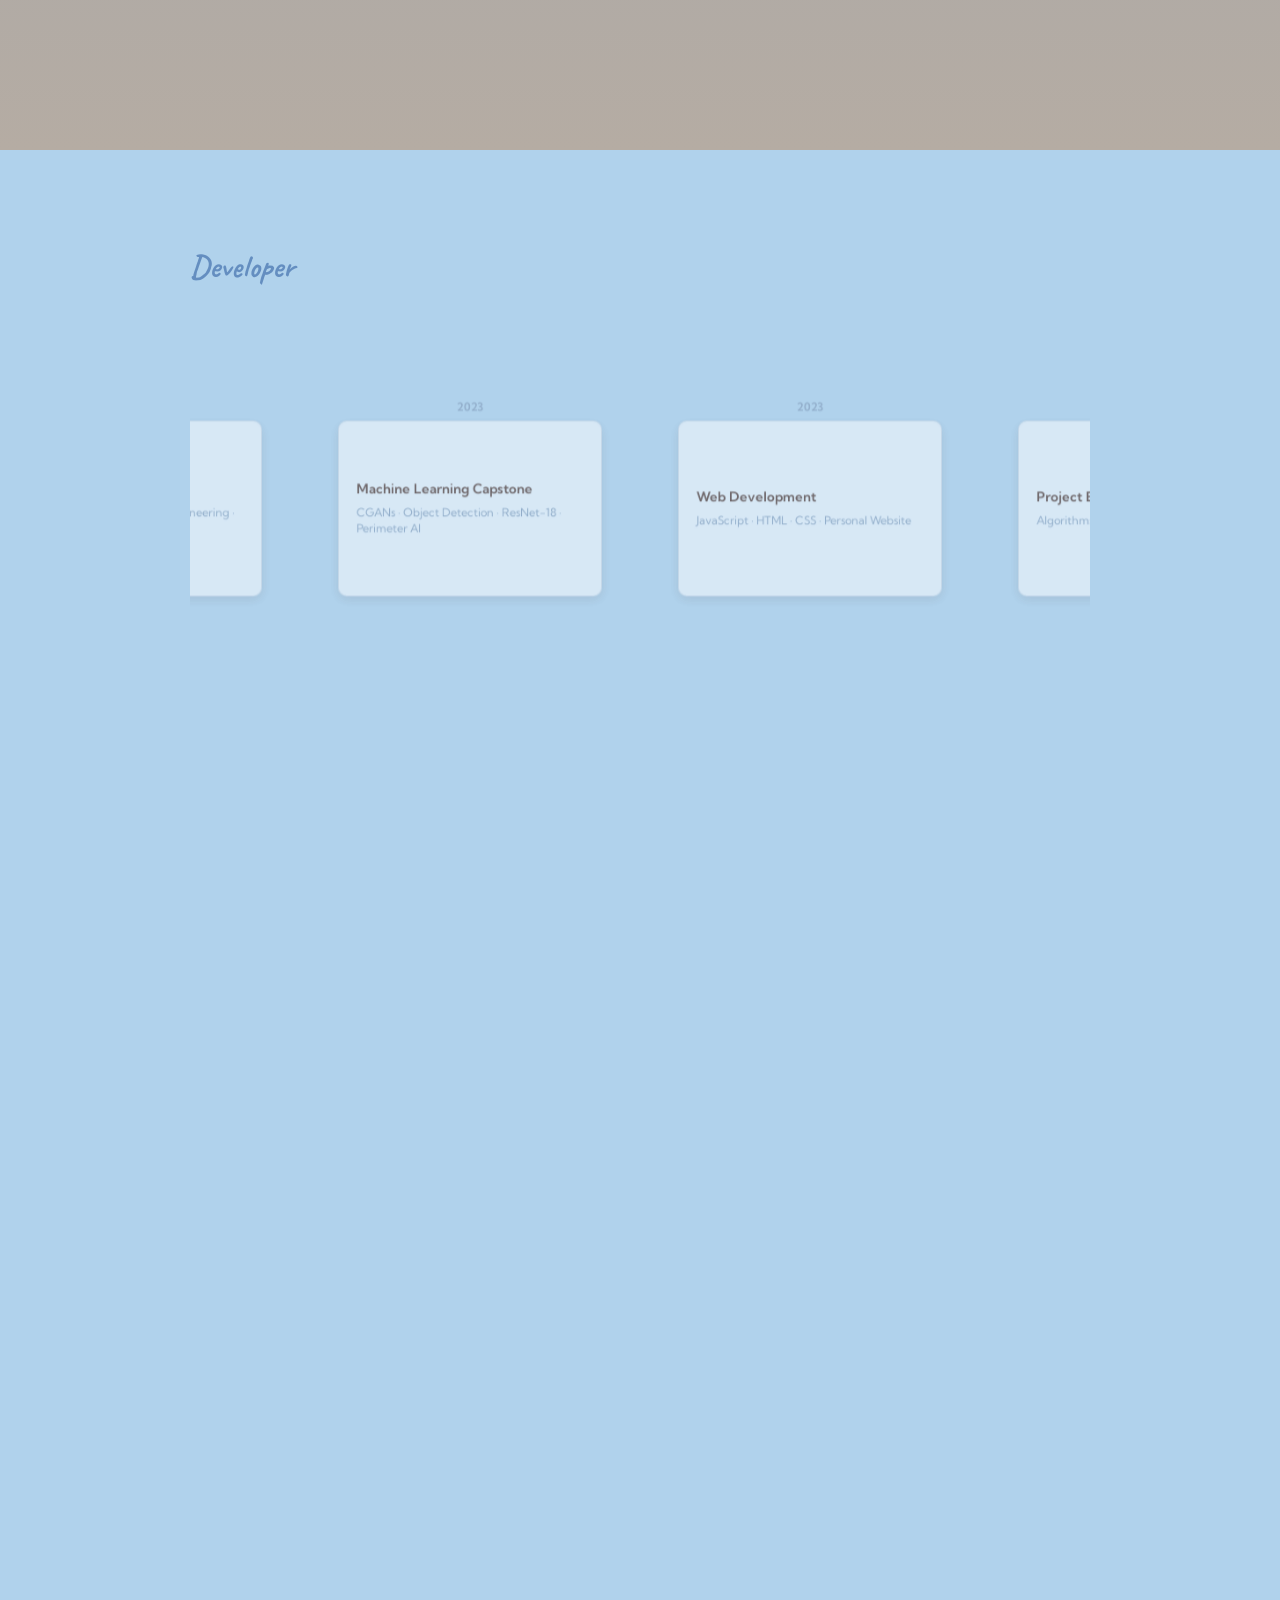
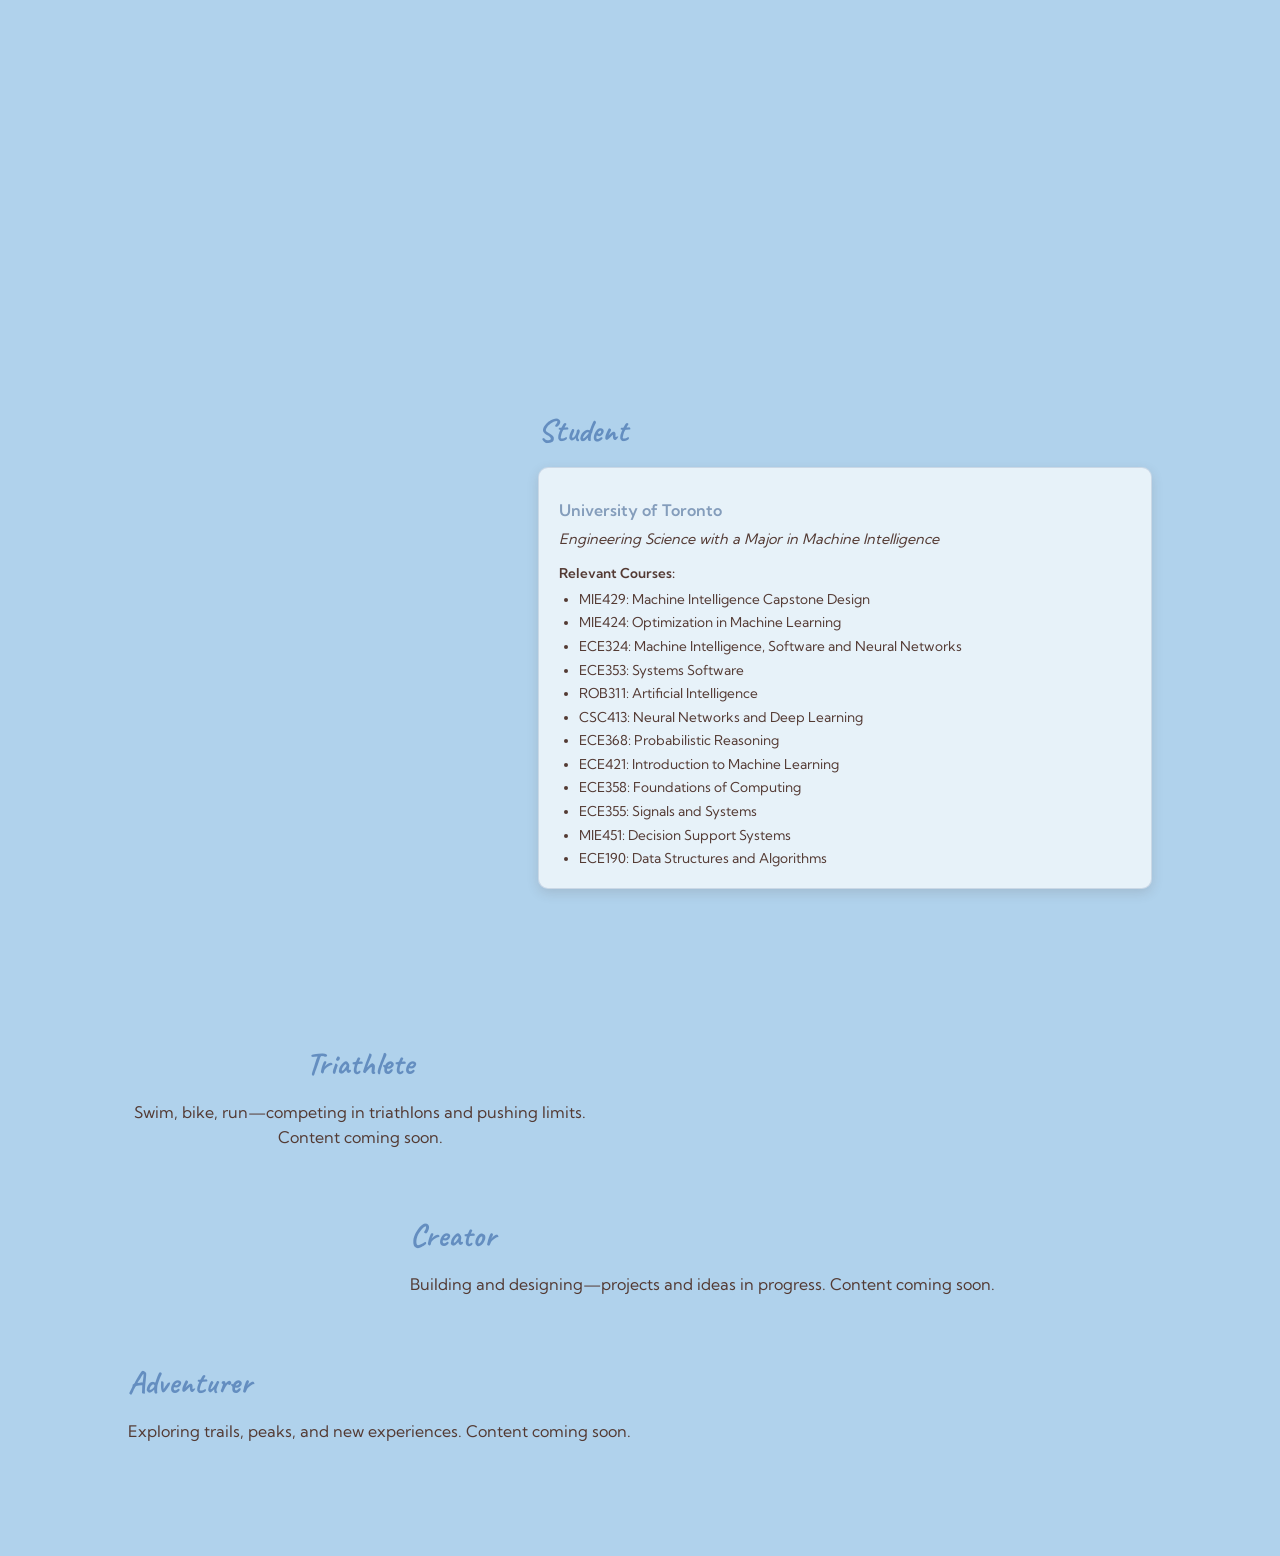
<file: revamp-test.html>
<!DOCTYPE html>
<html lang="en">
<head>
    <meta charset="UTF-8">
    <meta name="viewport" content="width=device-width, initial-scale=1">
    <title>Jade Clement - Revamp Test</title>
    <link rel="stylesheet" href="https://fonts.googleapis.com/css2?family=Caveat:wght@400;600&family=Kumbh+Sans:wght@400;600&family=Metal&display=swap">
    <link rel="stylesheet" href="revamp-test.css">
</head>
<body>
    <div class="sticky-wrapper">
    <!-- Hero section with main image and rotating text -->
    <section class="hero" id="hero">
        <!-- Full-viewport hiking image (like home page) -->
        <div class="hero-bg-image" id="hero-bg-image">
            <img src="images/mountain1.jpg" alt="Hiking" id="hero-mountain-img">
        </div>
        
        <div class="hero-content">
            <div class="intro-text">
                <h1>Hi, I'm <span class="name">Jade Clement</span></h1>
                <p class="rotating-line">and I'm a <span id="rotating-word">student</span></p>
            </div>
            
            <!-- Center visual - shrinks on scroll, icons appear when image gets small -->
            <div class="center-visual" id="center-visual">
                <div class="main-image-wrapper" id="main-image-wrapper">
                    <img src="images/img1.PNG" alt="Jade" id="center-image" class="center-image">
                </div>
                <div class="icons-orbit" id="icons-orbit">
                    <div class="orbit-icon" data-identity="student" title="Student">
                        <img src="images/icon_student.png" alt="Student">
                    </div>
                    <div class="orbit-icon" data-identity="developer" title="Developer">
                        <img src="images/icon_developer.png" alt="Developer">
                    </div>
                    <div class="orbit-icon" data-identity="triathlete" title="Triathlete">
                        <img src="images/icon_triathlete.png" alt="Triathlete">
                    </div>
                    <div class="orbit-icon" data-identity="creator" title="Creator">
                        <img src="images/icon_creator.png" alt="Creator">
                    </div>
                    <div class="orbit-icon" data-identity="adventurer" title="Adventurer">
                        <img src="images/icon_adventurer.png" alt="Adventurer">
                    </div>
                </div>
            </div>
        </div>
    </section>

    <!-- Sentinel: when this enters viewport, icons start falling (IntersectionObserver) -->
    <div class="fall-trigger-sentinel" id="fall-trigger-sentinel" aria-hidden="true"></div>

    <!-- Spacer for scroll - icons fall through this -->
    <div class="scroll-spacer" id="scroll-spacer"></div>
    </div>

    <!-- Landing sections - icons fall into these -->
    <section class="landing-sections" id="landing-sections">
        <div class="developer-sticky-wrapper" id="developer-sticky-wrapper">
        <div class="landing-row" id="developer-row">
            <div class="landing-icon-wrapper" id="developer-icon-landing">
                <div class="landing-icon" data-identity="developer">
                    <img src="images/icon_developer.png" alt="Developer">
                </div>
            </div>
            <div class="landing-content">
                <h2>Developer</h2>
                <div class="carousel-3d" id="carousel-3d">
                    <div class="carousel-track" id="carousel-track">
                        <div class="carousel-card" data-index="0" data-date="2025">
                        <div class="flip-card" tabindex="0">
                            <div class="flip-card-inner">
                                <div class="flip-card-front">
                                    <div class="flip-card-title">Full Stack Web Application</div>
                                    <div class="flip-card-keywords">React · Node.js · PostgreSQL · AWS S3 · Club Management</div>
                                </div>
                                <div class="flip-card-back">
                                    <div class="flip-card-meta">08/2025 - 09/2025</div>
                                    <p class="flip-card-desc">Designed and built a club management platform serving 60+ active users using React.js, Node.js/Express and PostgreSQL. Integrated AWS S3 and Cloudfront, developed real-time workout signup and waitlist system, built an admin dashboard. <a href="https://www.uoft-tri.club/" target="_blank">View it here →</a></p>
                                </div>
                            </div>
                        </div>
                    </div>
                        <div class="carousel-card" data-index="1" data-date="2024">
                        <div class="flip-card" tabindex="0">
                            <div class="flip-card-inner">
                                <div class="flip-card-front">
                                    <div class="flip-card-title">Software Engineering Internship</div>
                                    <div class="flip-card-keywords">Django · PostgreSQL · AWS · Python · Node.js · Code Reviews</div>
                                </div>
                                <div class="flip-card-back">
                                    <div class="flip-card-meta">05/2024 - 04/2025 · SingleKey</div>
                                    <p class="flip-card-desc">As a software intern, I was actively involved in developing new features using Django and PostgreSQL on AWS, contributing to a robust and scalable backend. I participated in code reviews to maintain high standards of code quality and consistency across the team. My role included coding in Python for the backend and Node.js for the frontend, ensuring seamless integration and performance. Additionally, I researched new technologies and tools to enhance our platform, including potential AI projects for the future.</p>
                                </div>
                            </div>
                        </div>
                    </div>
                        <div class="carousel-card" data-index="2" data-date="2023">
                        <div class="flip-card" tabindex="0">
                            <div class="flip-card-inner">
                                <div class="flip-card-front">
                                    <div class="flip-card-title">Machine Learning Research Assistant</div>
                                    <div class="flip-card-keywords">Diffusion Models · Echocardiogram · EF Regression · PyTorch</div>
                                </div>
                                <div class="flip-card-back">
                                    <div class="flip-card-meta">05/2023 - 09/2023 · UBC Robotics & Control Lab</div>
                                    <p class="flip-card-desc">Created a diffusion model that generates echocardiogram videos. Reproduced results of the paper Feature-conditioned Cascaded Video Diffusion Models for Precise Echocardiogram Synthesis—training an EF regression model and diffusion model, running evaluation, and training the EF model on ablated and generated data.</p>
                                </div>
                            </div>
                        </div>
                    </div>
                        <div class="carousel-card" data-index="3" data-date="2023">
                        <div class="flip-card" tabindex="0">
                            <div class="flip-card-inner">
                                <div class="flip-card-front">
                                    <div class="flip-card-title">Natural Language Projects</div>
                                    <div class="flip-card-keywords">Sentiment Analysis · Prompt Engineering · LLM · NLP</div>
                                </div>
                                <div class="flip-card-back">
                                    <div class="flip-card-meta">10/2023 - 12/2023</div>
                                    <p class="flip-card-desc">Sentiment analysis on hotel review data; designed a prompt engineering experiment to evaluate various prompt styles for a pretrained LLM on information extraction from email chains.</p>
                                </div>
                            </div>
                        </div>
                    </div>
                        <div class="carousel-card" data-index="4" data-date="2023">
                        <div class="flip-card" tabindex="0">
                            <div class="flip-card-inner">
                                <div class="flip-card-front">
                                    <div class="flip-card-title">Machine Learning Capstone</div>
                                    <div class="flip-card-keywords">CGANs · Object Detection · ResNet-18 · Perimeter AI</div>
                                </div>
                                <div class="flip-card-back">
                                    <div class="flip-card-meta">08/2023 - 12/2023</div>
                                    <p class="flip-card-desc">Collaborated with Perimeter AI on their data imbalance problem. Explored CGANs, Object Detection and Elastic Transform to generate new data, leading to a 5% testing accuracy increase on ResNet-18 for cancer detection on OCT scans.</p>
                                </div>
                            </div>
                        </div>
                    </div>
                        <div class="carousel-card" data-index="5" data-date="2023">
                        <div class="flip-card" tabindex="0">
                            <div class="flip-card-inner">
                                <div class="flip-card-front">
                                    <div class="flip-card-title">Web Development</div>
                                    <div class="flip-card-keywords">JavaScript · HTML · CSS · Personal Website</div>
                                </div>
                                <div class="flip-card-back">
                                    <div class="flip-card-meta">06/2023 - 08/2023</div>
                                    <p class="flip-card-desc">I programmed this website! Learned to code in Javascript, HTML and CSS from scratch.</p>
                                </div>
                            </div>
                        </div>
                    </div>
                        <div class="carousel-card" data-index="6" data-date="2023">
                        <div class="flip-card" tabindex="0">
                            <div class="flip-card-inner">
                                <div class="flip-card-front">
                                    <div class="flip-card-title">Project Euler</div>
                                    <div class="flip-card-keywords">Algorithms · Math · Problem Solving</div>
                                </div>
                                <div class="flip-card-back">
                                    <div class="flip-card-meta">08/2023 - 2025</div>
                                    <p class="flip-card-desc">Programming algorithms to solve complex math problems at <a href="https://projecteuler.net/about" target="_blank">projecteuler.net</a>.</p>
                                </div>
                            </div>
                        </div>
                    </div>
                        <div class="carousel-card" data-index="7" data-date="2022">
                        <div class="flip-card" tabindex="0">
                            <div class="flip-card-inner">
                                <div class="flip-card-front">
                                    <div class="flip-card-title">Machine Learning Algorithms</div>
                                    <div class="flip-card-keywords">K-means · SVM · RNN · Python · Sentiment</div>
                                </div>
                                <div class="flip-card-back">
                                    <div class="flip-card-meta">08/2022 - 12/2022</div>
                                    <p class="flip-card-desc">K-means clustering with optimal group selection, SVM and binary classifiers in Python, RNN for sentiment analysis on movie reviews.</p>
                                </div>
                            </div>
                        </div>
                    </div>
                        <div class="carousel-card" data-index="8" data-date="2022">
                        <div class="flip-card" tabindex="0">
                            <div class="flip-card-inner">
                                <div class="flip-card-front">
                                    <div class="flip-card-title">Self-Balancing Robot</div>
                                    <div class="flip-card-keywords">Python · IMU · Inverted Pendulum · Control Loop</div>
                                </div>
                                <div class="flip-card-back">
                                    <div class="flip-card-meta">02/2022 - 04/2022</div>
                                    <p class="flip-card-desc">Team of 5 built a self-balancing robot using physics theory (inverted pendulum). Python program with IMU data, stepper motor control, and control loop—stayed upright for a record of 10 seconds!</p>
                                </div>
                            </div>
                        </div>
                    </div>
                        <div class="carousel-card" data-index="9" data-date="2021">
                        <div class="flip-card" tabindex="0">
                            <div class="flip-card-inner">
                                <div class="flip-card-front">
                                    <div class="flip-card-title">Biomedical Engineering Research</div>
                                    <div class="flip-card-keywords">Lung CT · 3D Segmentation · Cardiovascular · UBC</div>
                                </div>
                                <div class="flip-card-back">
                                    <div class="flip-card-meta">05/2021 - 08/2021 · UBC Centre for Heart and Innovation</div>
                                    <p class="flip-card-desc">Quantitative lung analysis for cardiovascular disease biomarkers from Lung CT. Identified and segmented airways to create 3D models, evaluated 50 cardiac CT cases, and delivered a presentation to research professionals and doctors.</p>
                                </div>
                            </div>
                        </div>
                    </div>
                    </div>
                </div>
            </div>
        </div>
        </div>

        <div class="landing-row" id="student-row">
            <div class="landing-icon-wrapper" id="student-icon-landing">
                <div class="landing-icon" data-identity="student">
                    <img src="images/icon_student.png" alt="Student">
                </div>
            </div>
            <div class="landing-content">
                <h2>Student</h2>
                <div class="edu-section">
                    <div class="edu-block">
                        <h3 class="edu-title">University of Toronto</h3>
                        <p class="edu-subtitle">Engineering Science with a Major in Machine Intelligence</p>
                        <p class="edu-courses-label">Relevant Courses:</p>
                        <ul class="edu-courses-list">
                            <li>MIE429: Machine Intelligence Capstone Design</li>
                            <li>MIE424: Optimization in Machine Learning</li>
                            <li>ECE324: Machine Intelligence, Software and Neural Networks</li>
                            <li>ECE353: Systems Software</li>
                            <li>ROB311: Artificial Intelligence</li>
                            <li>CSC413: Neural Networks and Deep Learning</li>
                            <li>ECE368: Probabilistic Reasoning</li>
                            <li>ECE421: Introduction to Machine Learning</li>
                            <li>ECE358: Foundations of Computing</li>
                            <li>ECE355: Signals and Systems</li>
                            <li>MIE451: Decision Support Systems</li>
                            <li>ECE190: Data Structures and Algorithms</li>
                        </ul>
                    </div>
                </div>
            </div>
        </div>

        <div class="landing-row" id="triathlete-row">
            <div class="landing-icon-wrapper" id="triathlete-icon-landing">
                <div class="landing-icon" data-identity="triathlete">
                    <img src="images/icon_triathlete.png" alt="Triathlete">
                </div>
            </div>
            <div class="landing-content">
                <h2>Triathlete</h2>
                <p>Swim, bike, run—competing in triathlons and pushing limits. Content coming soon.</p>
            </div>
        </div>

        <div class="landing-row" id="creator-row">
            <div class="landing-icon-wrapper" id="creator-icon-landing">
                <div class="landing-icon" data-identity="creator">
                    <img src="images/icon_creator.png" alt="Creator">
                </div>
            </div>
            <div class="landing-content">
                <h2>Creator</h2>
                <p>Building and designing—projects and ideas in progress. Content coming soon.</p>
            </div>
        </div>

        <div class="landing-row" id="adventurer-row">
            <div class="landing-icon-wrapper" id="adventurer-icon-landing">
                <div class="landing-icon" data-identity="adventurer">
                    <img src="images/icon_adventurer.png" alt="Adventurer">
                </div>
            </div>
            <div class="landing-content">
                <h2>Adventurer</h2>
                <p>Exploring trails, peaks, and new experiences. Content coming soon.</p>
            </div>
        </div>
    </section>

    <script src="revamp-test.js"></script>
</body>
</html>
</file>
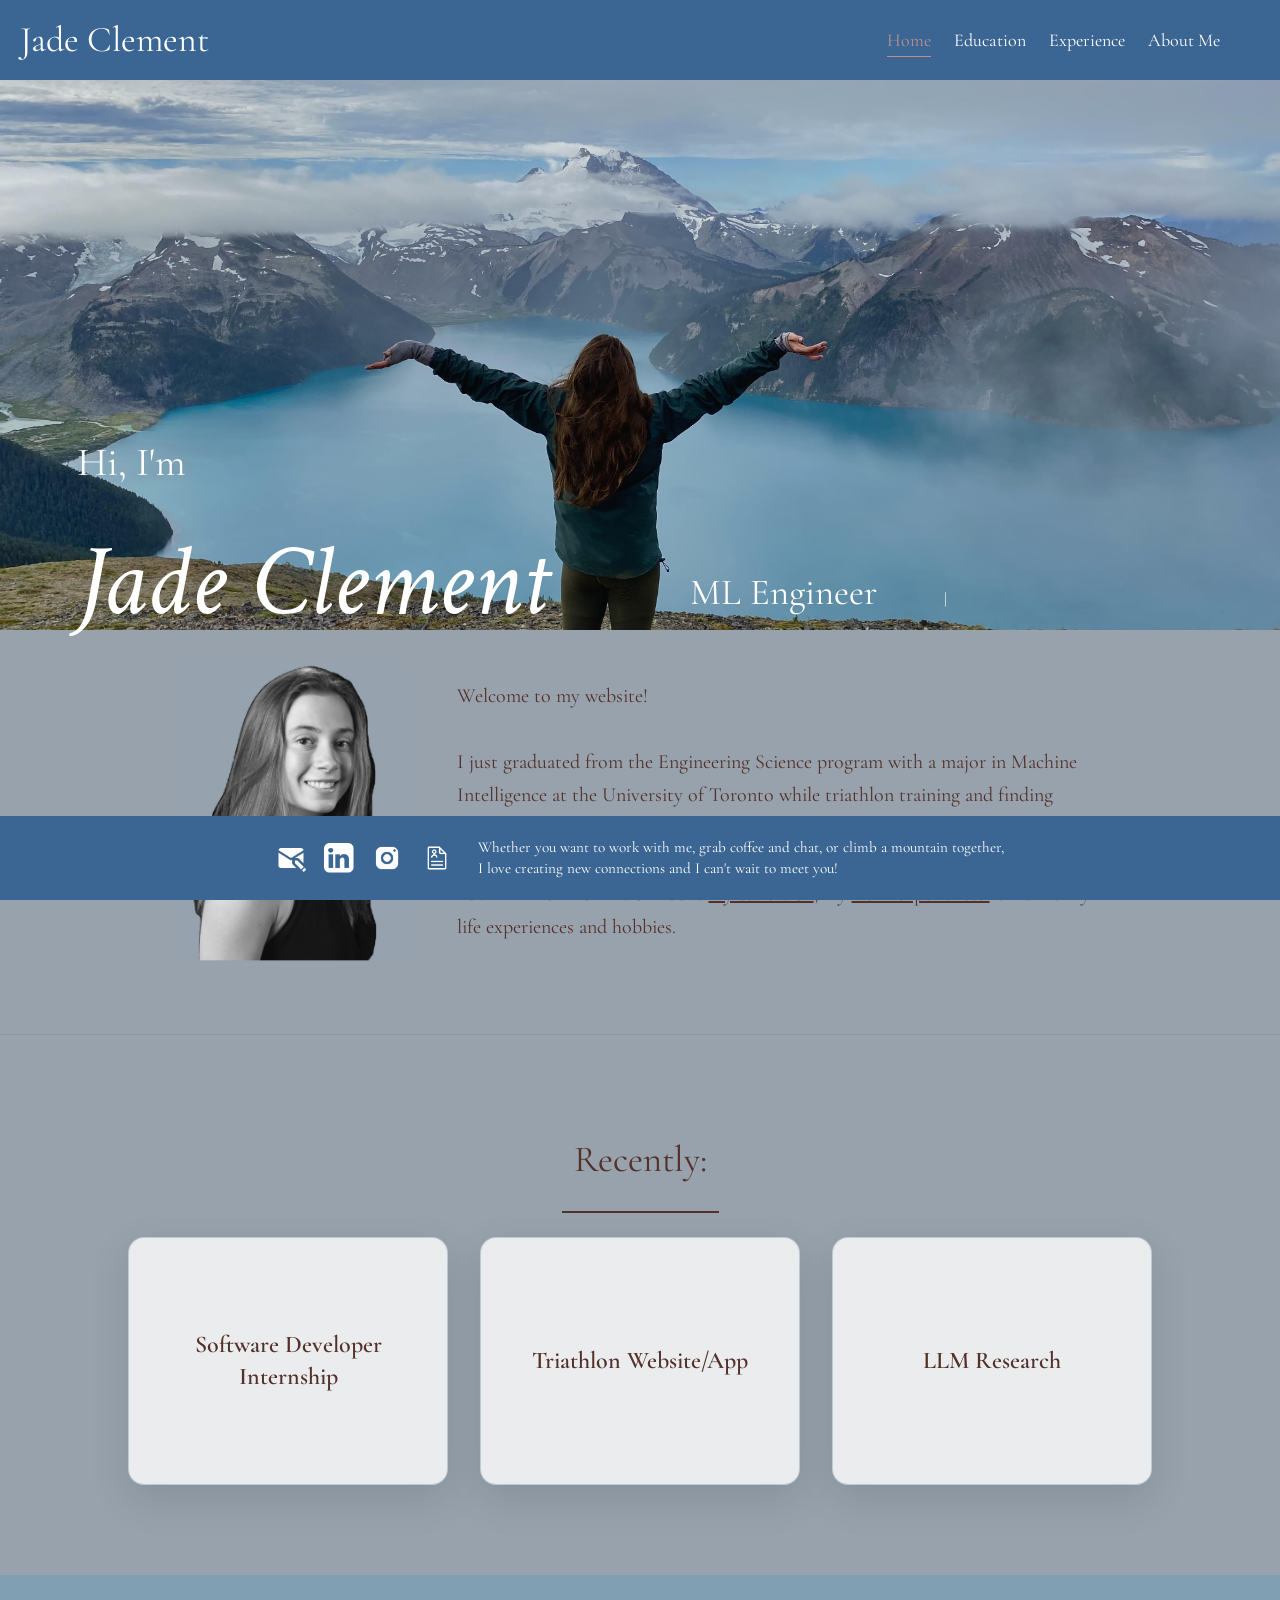
<file: website.html>
<!DOCTYPE html>
<html lang="en">
    <head>
        <meta charset="UTF-8" />
        <meta name="viewport" content="width=device-width,initial-scale=1" />
        <title>Jade Clement | Software Engineer & Machine Intelligence</title>
        <meta name="description" content="Jade Clement's personal website featuring software engineering experience, machine intelligence projects, education at the University of Toronto, and research in AI safety." />
        <link rel="canonical" href="https://jadeclement.com/website.html" />
        <meta property="og:type" content="website" />
        <meta property="og:title" content="Jade Clement | Software Engineer & Machine Intelligence" />
        <meta property="og:description" content="Explore Jade Clement's work experience, technical projects, education, and AI research." />
        <meta property="og:url" content="https://jadeclement.com/website.html" />
        <meta name="twitter:card" content="summary" />
        <link rel="icon" type="image/png" sizes="48x48" href="https://jadeclement.com/favicon-48x48.png?v=2" />
        <link rel="icon" type="image/png" sizes="32x32" href="https://jadeclement.com/favicon-32x32.png?v=2" />
        <link rel="icon" type="image/png" sizes="16x16" href="https://jadeclement.com/favicon-16x16.png?v=2" />
        <link rel="apple-touch-icon" href="https://jadeclement.com/apple-touch-icon.png?v=2" />
        <link rel="manifest" href="https://jadeclement.com/site.webmanifest?v=1" />

        <link rel="stylesheet" href="website.css?v=8">
        <link rel="stylesheet" href="https://fonts.googleapis.com/css2?family=Caveat&family=Cormorant+Garamond:wght@500;600&family=Metal&display=swap">
        <script src="website.js" type="text/javascript" defer></script>
    </head>
    <body>
        <div id="heading"></div> <!-- Insert Heading from heading.js page-->

        <div class = "intro_container">
            <div class="crop-wrapper">
                <div class="mountain"><img id="mountain_img" src="images/mountain1.jpg" /></div>
            </div>
            <div class="intro_line">
                <span id="hello">Hi, I'm <br></span>
                <span class="hero-title-row">
                    <span id="name">Jade Clement</span>
                    <span class="typed-role-anchor">
                        <span id="typed-role" class="typewriter" aria-live="polite"></span><span class="typewriter-caret" aria-hidden="true">|</span>
                    </span>
                </span>
            </div>

            <div id="intro" class="intro_child">
                <div class="welcome w1"><img id="profile_img" src="images/me_old.jpg" /></div>
                <div class="welcome w2"> Welcome to my website! 
                    <br><br>I just graduated from the Engineering Science program with a major in Machine Intelligence at the University of Toronto while triathlon training and finding adventures in between.<br>
                    <br> You will find information about <a href="./education.html">my education</a>, my <a href="./projects.html">work experiences </a> as well as my life experiences and hobbies. </div>

             </div>
            
        
        </div> <!-- end intro_container -->

        <div class="recently_section">
            <div class="recently_title">Recently:</div>
            <div class="recently_cards">
                <div class="recently_card flip-card" tabindex="0" role="group" aria-label="Software Developer Internship">
                    <div class="flip-card-inner">
                        <div class="flip-card-front">
                            <div class="flip-card-title">Software Developer Internship</div>
                        </div>
                        <div class="flip-card-back">
                            <div class="flip-card-back-content">
                                <div class="flip-card-back-title">Software Engineering Intern</div>
                                <div class="flip-card-back-date">May 2024 - Apr 2025</div>
                                <ul class="flip-card-desc-list">
                                    <li>Django &amp; PostgreSQL backend</li>
                                    <li>Full-stack features in Python &amp; Node.js</li>
                                    <li>Researched AI initiatives</li>
                                    <li>Active code reviews on a professional engineering team</li>
                                </ul>
                            </div>
                        </div>
                    </div>
                </div>

                <div class="recently_card flip-card" tabindex="0" role="group" aria-label="Triathlon website">
                    <div class="flip-card-inner">
                        <div class="flip-card-front">
                            <div class="flip-card-title">Triathlon Website/App</div>
                        </div>
                        <div class="flip-card-back">
                            <div class="flip-card-back-content">
                                <div class="flip-card-back-title">Triathlon Website</div>
                                <ul class="flip-card-desc-list">
                                    <li>Full-stack club management platform</li>
                                    <li>React.js, Node.js/Express, PostgreSQL</li>
                                    <li>60+ active users</li>
                                    <li>Live on iOS App Store</li>
                                    <li>AWS S3 &amp; CloudFront for image storage</li>
                                    <li>Real-time workout signup with automated email notifications</li>
                                </ul>
                            </div>
                        </div>
                    </div>
                </div>

                <div class="recently_card flip-card" tabindex="0" role="group" aria-label="LLM research">
                    <div class="flip-card-inner">
                        <div class="flip-card-front">
                            <div class="flip-card-title">LLM Research</div>
                        </div>
                        <div class="flip-card-back">
                            <div class="flip-card-back-content">
                                <div class="flip-card-back-title">Thesis Research - LLM Reasoning</div>
                                <div class="flip-card-back-date">Aug 2025 - Present</div>
                                <ul class="flip-card-desc-list">
                                    <li>Evaluation pipeline for LLM reasoning on harmful text datasets</li>
                                    <li>Quantitative metrics for coherence, sufficiency &amp; faithfulness</li>
                                    <li>Interactive visualizations to advance AI safety tools</li>
                                </ul>
                            </div>
                        </div>
                    </div>
                </div>
            </div>
        </div>

        <div class='footer'></div>
        
       
    </body>

</html>
</file>
<file: website.css>
*{
    /* font-family: 'Segoe UI';
    font-family: -apple-system,system-ui,BlinkMacSystemFont,"Segoe UI",Roboto,"Helvetica Neue",Arial,sans-serif ; */
    font-family: inherit;
    margin:0;
    padding:0;
}

 :root{
    --title-brown: #533129;
    --title-vintage: "Cormorant Garamond", "Times New Roman", serif;
    --jade-clement-font: "Metal", "Times New Roman", serif;
    --secondaryTitleFontSize: 2.3rem;
 }

html{
    margin:0;
    padding:0;
    /*background-color: rgb(148, 163, 174);*/
}

body {
    margin: 0;
    padding: 0;
    padding-bottom: 84px; /* room for fixed footer */
    overflow-x: hidden; 
    background-color: #819fb3;
    background-size:cover;
    width:100%;
    min-height: 100vh;
    display: flex;
    flex-direction: column;
    color: var(--title-brown);
    font-family: var(--title-vintage);

  }
a {
    color: var(--title-brown);
}

#heading{
    position: sticky;
    z-index: 1000;
    top:0;
    width: 100%;
    max-width: 100%;
    box-sizing: border-box;
}
.page_intro{
    font-size: var(--secondaryTitleFontSize);
    font-family: var(--title-vintage);
}

/* NavBar Section */
.navbar {
    background: #3b6694 !important;
    /* Must fit .navbar__container / links (80px); a shorter fixed height + overflow-x:hidden forces overflow-y:auto and a header scrollbar */
    min-height: 60px !important;
    height: auto !important;
    width: 100% !important;
    display: flex !important;
    justify-content: space-between !important;
    align-items: center !important;
    position:relative !important;
    top: 0 !important;
    z-index:999 !important;
    overflow-x: hidden !important;
    font-size:1.1rem !important;
    /*max-width:100vw;*/
    padding: 0 60px 0 20px !important;
    box-sizing: border-box !important;
    margin: 0 !important;
}


.navbar__container {
    display: flex !important;
    justify-content: flex-end !important;
    height: 80px !important;
    z-index: 1 !important;
    width: auto !important;
    max-width: none !important;
    margin: 0 !important;
    padding:0 !important;
}
.navbar__item {
    height: 80px;
}
.navbar__menu {
    display: flex !important; /* to make menu items go side by side */
    align-items: center !important; /*not sure this adds anything*/
    list-style: none !important; /*to remove bullet points*/
    margin: 0 !important;
    padding: 0 !important;
    margin-right: 0 !important;
}

.navbar__links{
    /* Match the rest of the site typography; keep `.name_title` as the only special font */
    font-family: inherit !important;
    color: #fff !important; /*changes text color*/
    display: flex !important;
    justify-content: center !important;
    align-items: center !important;
    width: auto !important; /*auto width to fit content*/
    text-decoration:none !important;
    height: 100% !important; 
    transition: all 0.3s ease !important;  /*make hover color smoother */
    font-size:18px !important;
    margin-left: 15px !important;
    margin-right: 15px !important;
    padding: 0 8px !important;
    white-space: nowrap !important;
    box-sizing: border-box !important;
}
.navbar__links:hover {
    color: rosybrown;
    transition: all 0.3s ease; /* make sure to do this in the part up above as well */
}

.navbar__links--active{
    color: rosybrown !important;
    text-decoration: underline !important;
    text-decoration-thickness: 3px;
    text-underline-offset: 10px;
}
.navbar__links:last-child {
    margin-right: 0 !important;
    padding-right: 0 !important;
}
.name_title{
    display:flex !important;
    /* Keep the name on a single line on all screen sizes */
    font-size: clamp(26px, 7.5vw, 36px) !important;
    font-family: var(--title-vintage) !important;
    margin: 0 !important;
    padding: 0 !important;
    white-space: nowrap !important;
    flex-wrap: nowrap !important;
    line-height: 1;
    color: #fff !important;
}
.hide {
    display: none !important;
  }



@media screen and (max-width: 1200px){
    /* Fixed inset from screen edges (+ safe-area); same at every width in this range */
    #heading {
        --nav-edge-gutter: 40px;
    }
    /* Beat `.navbar { overflow-x: hidden }` — rotated X draws outside the button box */
    #heading .navbar {
        overflow-x: visible !important;
    }
    .navbar {
        padding: 0 calc(var(--nav-edge-gutter) + env(safe-area-inset-right, 0px)) 0 calc(var(--nav-edge-gutter) + env(safe-area-inset-left, 0px)) !important;
    }
    .navbar__links {
        font-size: 15px;
        margin: 0 2px;
        padding: 0 2px;
    }
}

/* Desktop: inline nav links, no hamburger (must match MOBILE_NAV_MQ in website.js) */
@media screen and (min-width: 1201px) {
    /* No vertical scroll chrome; x stays hidden for wide nav */
    #heading .navbar {
        overflow-y: hidden !important;
    }
    #mobile-menu.navbar__toggle {
        display: none !important;
    }
    .navbar__container {
        flex-direction: row !important;
        align-items: center !important;
        justify-content: flex-end !important;
        height: 80px !important;
        width: auto !important;
    }
    .navbar__menu {
        max-height: none !important;
        overflow: visible !important;
        pointer-events: auto !important;
        flex-direction: row !important;
        align-items: center !important;
        width: auto !important;
    }
}

@media screen and (max-width: 1200px){
    /* Injected markup: menu lives in `.navbar__container`; `#mobile-menu` is a direct child of `.navbar` */
    .navbar__container {
        /* static: #mobile-menu positions against .navbar so the icon stays in the top bar when open */
        position: static;
        flex: 1 1 auto;
        min-width: 0;
        /* Let the column shrink so a max-height:0 menu doesn’t stay as tall as link min-heights */
        min-height: 0;
        display: flex !important;
        flex-direction: column;
        align-items: stretch !important;
        justify-content: flex-start;
        height: auto !important;
        width: auto;
        max-width: 100%;
        padding: 0 !important;
    }
    .navbar_container {
        display: flex;
        justify-content: space-between;
        height: 80px;
        z-index: 1px;
        width: 100%;
        padding: 0;
    }
    .navbar__menu {
        /* Beat base `.navbar__menu { display/align-items: ... !important }` */
        display: flex !important;
        flex-direction: column !important;
        align-items: stretch !important;
        justify-content: flex-start !important;
        margin: 0 !important;
        width: 100% !important;
        position: static;
        opacity: 1;
        max-height: 0;
        overflow: hidden;
        z-index: 1;
        font-size: 1rem !important;
        /* Closed menu still occupies flex layout; don't block clicks on the hamburger */
        pointer-events: none;
        flex: 0 0 auto;
        /* Critical: default min-height:auto would be ≥ link min-heights, defeating max-height:0 */
        min-height: 0 !important;
    }
    .navbar__menu.activating {
        opacity: 1;
        z-index: 99;
        /* Natural height — no max-height + overflow:auto (that showed a navbar scrollbar) */
        max-height: none;
        overflow: visible;
        font-size: 1rem !important;
        pointer-events: auto;
        padding-top: 4px;
        gap: 0;
    }
    /* Override global page rules like `ul li { padding: ... }` on education etc. */
    #heading .navbar .navbar__menu > li.navbar_item {
        padding-top: 0 !important;
        padding-bottom: 0 !important;
        margin: 0 !important;
    }
    .navbar_item {
        width: 100%;
    }
    .name_title{
        /* Prevent wrapping while still fitting mobile widths */
        width:auto;
        max-width: 70vw;
    }
    .navbar__links {
        text-align: center;
        padding: 6px 10px !important;
        width: 100% !important;
        display: block !important;
        height: auto !important;
        min-height: 40px;
        line-height: 1.25 !important;
        box-sizing: border-box !important;
        margin-left: 0 !important;
        margin-right: 0 !important;
    }
    /* role="button" div: avoids native <button> paint clipping; close state uses SVG, not rotated bars */
    #mobile-menu.navbar__toggle {
        background: transparent;
        border: 0;
        margin: 0;
        padding: 12px;
        display: flex;
        flex-direction: column;
        justify-content: center;
        align-items: center;
        gap: 0;
        min-width: 48px;
        min-height: 48px;
        box-sizing: border-box;
        touch-action: manipulation;
        cursor: pointer;
        color: #fff;
        font: inherit;
        line-height: 0;
        user-select: none;
        -webkit-tap-highlight-color: transparent;
    }
    #mobile-menu.navbar__toggle:focus-visible {
        outline: 2px solid #fff;
        outline-offset: 3px;
    }
    .navbar__toggle-bars {
        display: flex;
        flex-direction: column;
        align-items: center;
        justify-content: center;
    }
    #mobile-menu.is-activating .navbar__toggle-bars {
        display: none;
    }
    .navbar__toggle-x {
        display: none;
        flex-shrink: 0;
    }
    #mobile-menu.is-activating .navbar__toggle-x {
        display: block;
    }
    .navbar__toggle .bar {
        width: 22px;
        height: 3px;
        margin: 3px 0;
        background: #fff;
        display: block;
        pointer-events: none;
        flex-shrink: 0;
    }
    /* Match `.navbar` horizontal padding: constant gap from screen (plus safe-area on notched devices) */
    #mobile-menu {
        position: absolute;
        top: max(6px, env(safe-area-inset-top, 0px));
        right: calc(var(--nav-edge-gutter) + env(safe-area-inset-right, 0px));
        transform: none;
        z-index: 1002;
    }
    .navbar.activated,
    #heading .navbar[data-menu-open="true"] {
        height: auto !important;
        min-height: 60px;
        overflow-x: visible !important;
        overflow-y: visible !important;
        padding-bottom: 8px !important;
        align-items: flex-start !important;
    }

    /* Force vertical stack whenever the menu is open (beats stray `!important` rules) */
    #heading .navbar[data-menu-open="true"] .navbar__menu {
        display: flex !important;
        flex-direction: column !important;
        flex-wrap: nowrap !important;
        align-items: stretch !important;
        justify-content: flex-start !important;
        width: 100% !important;
    }
    #heading .navbar[data-menu-open="true"] .navbar__menu > li.navbar_item {
        display: block !important;
        width: 100% !important;
        max-width: 100% !important;
        flex: 0 0 auto !important;
        height: auto !important;
    }
    #heading .navbar[data-menu-open="true"] .navbar__links {
        display: block !important;
        width: 100% !important;
        height: auto !important;
        text-align: center;
        padding: 6px 10px !important;
        min-height: 40px;
        line-height: 1.25 !important;
        box-sizing: border-box !important;
        margin-left: 0 !important;
        margin-right: 0 !important;
    }
}



/*Footer — pinned to viewport so contact links stay visible while scrolling */
.footer {
    background: #3b6694;
    position: fixed !important;
    bottom: 0 !important;
    left: 0 !important;
    right: 0 !important;
    z-index: 10000 !important;
    margin-top: 0;
    width: 100%;
    min-height: 84px;
    max-width: 100%;
    display: flex;
    align-items: center;
    justify-content: center;
    padding: 6px 16px;
    box-sizing: border-box;
}

.footer_content {
    width: 100%;
    max-width: 980px;
    display: flex;
    flex-direction: column;
    align-items: center;
    justify-content: center;
    gap: 4px;
}

.footer_connect_icons {
    display: flex;
    align-items: center;
    justify-content: center;
    gap: 18px;
}

.footer_connect_icon {
    display: inline-flex;
    align-items: center;
    justify-content: center;
    width: 30px;
    height: 30px;
}

.footer_resume_icon {
    width: 34px;
    height: 34px;
}

.footer_icon_img {
    width: 100%;
    height: 100%;
    object-fit: contain;
    /* On blue footer, recolor dark PNG icons to white */
    filter: brightness(0) saturate(100%) invert(100%);
}

.footer_connect_line {
    color: #fff;
    font-size: 0.95rem;
    line-height: 1.35;
    text-align: center;
    max-width: 900px;
}

@media (min-width: 1001px) {
    .footer_content {
        max-width: 1200px;
        flex-direction: row;
        align-items: center;
        justify-content: center;
        gap: 24px;
    }

    .footer_connect_line {
        text-align: left;
        max-width: none;
        white-space: nowrap;
    }
}

/* Intro Section */
.intro_container{
    /* Match hero background exactly to profile image backdrop (images/me_old.jpg corner color) */
    background-color: #98a2ac;
    width:100vw;
    /* At least one viewport tall for the hero, but grow with bio so Recently always starts below. */
    min-height: 100vh;
    height: auto;
    position:relative;
    min-width:100vw;
    /* Space before Recently so the section title is not tight against the intro block */
    padding-bottom: clamp(16px, 3vw, 32px);
    box-sizing: border-box;
    display: flex;
    flex-direction: column;
}

.intro_container > .crop-wrapper{
    flex-shrink: 0;
}
#mountain_img {
    width: 100vw;
}

.mountain{
    overflow-x:hidden;
    overflow-y:hidden;
    min-width: 100vw;
    height:550px;
}

#hello{
    font-size:40px;
    font-family: var(--title-vintage);
}

.intro_line{
    position:absolute;
    color:#fff;
    top: clamp(11rem, 28vw, 23rem);
    /* Used with typed-role `left` so “50px past center” stays correct at every breakpoint. */
    --hero-gutter: clamp(1.5rem, 6vw, 8rem);
    left: var(--hero-gutter);
    z-index: 2;
    max-width: min(92vw, 920px);
}
#name{
    font-family: var(--jade-clement-font);
}

#intro{
    display: flex;
    flex-direction: row;
    flex-wrap: wrap;
    /* Fill space under the mountain; vertically center photo + welcome copy as a group. */
    flex: 1 1 auto;
    align-items: center;
    justify-content: center;
    gap: clamp(0.75rem, 2.5vw, 1.25rem);
    width: min(1200px, 100%);
    max-width: 100%;
    margin-left: auto;
    margin-right: auto;
    margin-top: 0;
    padding: clamp(0.75rem, 2vw, 1.25rem) clamp(0.65rem, 2.5vw, 1rem) clamp(1rem, 2.5vw, 1.75rem);
    box-sizing: border-box;
    position: relative;
    /* Omit min-height: 0 — that lets this flex item shrink below the photo/text, so
       .recently_section can start too high and overlap the profile image. Default `auto`
       keeps the box at least as tall as its contents. */
}

.typewriter{
    display: inline-block;
    min-width: 14ch; /* reduces layout shift as text length changes */
    font-family: var(--title-vintage);
    font-size: 2.3em; /* doubled from 1.15em */
    white-space: nowrap;
    line-height: 1;
}

.typewriter-caret{
    display: inline-block;
    margin-left: 2px;
    animation: typewriterCaretBlink 1s step-end infinite;
    line-height: 1;
}

@keyframes typewriterCaretBlink{
    50%{ opacity: 0; }
}

#profile_img{
    height:300px;
    border-radius: 15px;
    display: block;
    background-color: transparent;
}
.welcome{
    position: static;
    padding: 12px;
    font-size: 20px;
    box-sizing: border-box;
}

#intro .w1{
    flex: 0 0 auto;
}

#intro .w2{
    flex: 1 1 280px;
    max-width: 42rem;
    min-width: min(100%, 260px);
    line-height: 1.65;
}

@media (prefers-reduced-motion: reduce){
    .typewriter-caret{
        animation: none;
        opacity: 1;
    }
}

.hero-title-row{
    position: relative;
    display: flex;
    flex-direction: column;
    align-items: flex-start;
    flex-wrap: wrap;
    gap: 0.35rem;
    max-width: min(92vw, 920px);
}

.typed-role-anchor{
    display: inline-flex;
    align-items: baseline;
    min-width: 0;
    max-width: 100%;
}

/* Mobile only: role under the name (smaller name + adjusted top keep it on the hero). */
@media screen and (max-width: 899px){
    .typed-role-anchor{
        position: static;
    }
}

/*
 * Tablet/desktop (≥900px): role beside the name on the mountain overlay.
 * Absolute + bottom keeps it in the hero — never stack here or it spills into #intro.
 * Mid widths use a slightly smaller type size so nowrap roles fit without clipping.
 */
@media screen and (min-width: 900px){
    .hero-title-row{
        display: inline-block;
        max-width: none;
    }
    .typed-role-anchor{
        position: absolute;
        left: calc(50vw + 50px - var(--hero-gutter));
        bottom: 5em;
        min-width: clamp(180px, 22vw, 320px);
        max-width: none;
    }
}

@media screen and (min-width: 900px) and (max-width: 1200px){
    .typed-role-anchor{
        /* Start a bit left of center so long nowrap roles stay on-screen */
        left: calc(42vw + 20px - var(--hero-gutter));
    }
    .typewriter{
        font-size: 1.5em;
        min-width: 11ch;
    }
}



/* Different Window Widths*/

@media screen and (max-width: 50000px){
    
    #mountain_image{
        height: 550px;
    }
    #name{
        font-size:100px;
        top:400px;
    }
}

@media screen and (max-width: 1200px){
    #intro{
        width: min(800px, 100%);
    }
    #mountain_image{
        height:80px;
    }
    .intro_line{
        --hero-gutter: clamp(1rem, 4.5vw, 3rem);
        left: var(--hero-gutter);
        top: clamp(10rem, 25vw, 15rem);
    }
}

 
@media screen and (max-width: 800px){
    .mountain{
        width:100%;
        height: auto;
    }
    #mountain_img{
        height: 400px;
        width:100%;
        display: block;
    }
    #name{
        font-size:60px;
    }
    /* Don’t stretch/center the bio under a full-viewport min-height — that leaves a huge grey gap. */
    .intro_container{
        min-height: 0;
    }
    #intro{
        width: min(80vw, 100%);
        flex: 0 0 auto;
        flex-direction: column;
        align-items: center;
        justify-content: flex-start;
        text-align: center;
        padding-top: 0.5rem;
    }
    #intro .w2{
        text-align: left;
        max-width: 36rem;
    }
    .intro_line{
        --hero-gutter: 1rem;
        left: var(--hero-gutter);
        top: clamp(6rem, 14vw, 8rem);
    }
    #hello{
        font-size: clamp(2rem, 7vw, 2.6rem);
    }
    .hero-title-row{
        gap: 6px;
    }
    .typewriter{
        font-size: 1.45em;
        min-width: 11ch;
    }
    #profile_img{
        height: 250px;
    }

}

@media screen and (max-width: 500px){
    .mountain{
        width:100vw;
        height: auto;
    }
    #mountain_img{
        height: 300px;
        width:100%;
        display: block;
    }
    .intro_line{
        --hero-gutter: 1rem;
        left: var(--hero-gutter);
        top: clamp(4.25rem, 12vw, 5.75rem);
    }
    #hello{
        font-size: clamp(1.9rem, 8vw, 2.4rem);
    }
    #name{
        font-size: clamp(3rem, 12vw, 3.8rem);
    }
    .hero-title-row{
        gap: 4px;
    }
    .typewriter{
        font-size: 1.18em;
        min-width: 9.5ch;
    }
    #intro{
        width: 100%;
        max-width: 100%;
        flex: 0 0 auto;
        flex-direction: column;
        align-items: center;
        justify-content: flex-start;
        padding-left: 0.75rem;
        padding-right: 0.75rem;
    }
    #intro .w2{
        text-align: left;
        min-width: 0;
    }
    #profile_img{
        height: 250px;
    }


}

/*Every Main body of a page*/
.page{
    margin-top:20px;
    width:100vw;
    font-family:"Journal";
    height:100%;
    

}
.page_intro{
    font-size: var(--secondaryTitleFontSize);
    display:flex;
    justify-content:center;
    align-items:center;
    text-decoration:underline;
    font-family: var(--title-vintage);
    color: #533129;
}


/* Recently (home page) */
.recently_section{
    /* Use `100%` instead of `100vw` to avoid subtle horizontal overflow/clipping on mobile. */
    width: 100%;
    position: relative;
    z-index: 1;
    padding: clamp(4rem, 7vw, 5rem) 20px 90px;
    box-sizing: border-box;
    background-color: #98a2ac;
    /* Clear band below the intro stack (photo + copy + hero). */
    border-top: 1px solid rgba(83, 49, 41, 0.12);
}

.recently_title{
    font-size: var(--secondaryTitleFontSize);
    /* Border underline stays in the box model; text-decoration often clips descenders with overflow on ancestors. */
    display: block;
    width: fit-content;
    max-width: calc(100% - 32px);
    margin: 0 auto 24px;
    padding: 0.5em max(12px, env(safe-area-inset-left, 0px)) 0.65em max(12px, env(safe-area-inset-right, 0px));
    text-align: center;
    line-height: 1.45;
    text-decoration: none;
    border-bottom: 2px solid currentColor;
    font-family: var(--title-vintage);
    color: #533129;
    box-sizing: border-box;
}

/* Three columns from 800px up (tracks shrink below 320px when the row is narrow). Below that, single column. */
.recently_cards{
    display: grid;
    grid-template-columns: 1fr;
    justify-items: stretch;
    gap: clamp(22px, 4vw, 32px);
    align-items: stretch;
    width: 100%;
    max-width: min(320px, 100%);
    margin-left: auto;
    margin-right: auto;
    box-sizing: border-box;
}

@media (min-width: 800px){
    .recently_cards{
        grid-template-columns: repeat(3, minmax(0, 320px));
        justify-content: center;
        max-width: none;
        margin-left: auto;
        margin-right: auto;
    }
}

.recently_card{
    width: 100%;
    max-width: 320px;
    justify-self: center;
    isolation: isolate;
    /* Fill grid row so all cards in a row match the tallest; inner grows within this box. */
    height: 100%;
    display: flex;
    flex-direction: column;
    cursor: pointer;
    perspective: 1000px;
    overscroll-behavior: contain;
    touch-action: manipulation;
    -webkit-tap-highlight-color: transparent;
}

@media (min-width: 800px){
    .recently_card{
        justify-self: stretch;
        max-width: none;
    }
}

.recently_cards .flip-card-inner{
    position: relative;
    flex: 1 1 auto;
    width: 100%;
    /* overflow:hidden here flattens preserve-3d in WebKit and breaks backface-visibility (wrong/mirrored face). */
    overflow: visible;
    transition: transform 0.6s cubic-bezier(0.4, 0, 0.2, 1);
    transform-style: preserve-3d;
    -webkit-transform-style: preserve-3d;
}

/* Hover peek uses `.flip-card--hover` from JS on capable desktops only; taps use `.is-flipped` (all devices). */
.recently_cards .flip-card.is-flipped .flip-card-inner,
.recently_cards .flip-card.flip-card--hover .flip-card-inner{
    transform: rotateY(180deg);
}

.recently_cards .flip-card-front,
.recently_cards .flip-card-back{
    position: absolute;
    inset: 0;
    width: auto;
    min-width: 0;
    box-sizing: border-box;
    backface-visibility: hidden;
    -webkit-backface-visibility: hidden;
    border-radius: 16px;
    padding: 20px 20px;
    box-shadow: 0 14px 40px rgba(12, 22, 33, 0.12);
    border: 1px solid rgba(98, 142, 152, 0.35);
    background: rgba(255, 255, 255, 0.8);
    display: flex;
    justify-content: center;
    align-items: center;
    text-align: center;
    transition: box-shadow 220ms ease, border-color 220ms ease, background 220ms ease;
}

/* No translateZ or face z-index — those break backface-visibility in WebKit and show mirrored/wrong faces. */
.recently_cards .flip-card-front{
    transform: rotateY(0deg);
}

.recently_cards .flip-card-back{
    transform: rotateY(180deg);
    background: rgba(255, 255, 255, 0.96);
    overflow: hidden;
    display: flex;
    flex-direction: column;
    justify-content: flex-start;
    align-items: flex-start;
    text-align: left;
}

.recently_card:hover .flip-card-front,
.recently_card:focus-within .flip-card-front{
    box-shadow: 0 18px 52px rgba(12, 22, 33, 0.14);
    border-color: rgba(98, 142, 152, 0.55);
}

.recently_cards .flip-card-title{
    font-weight: 600;
    font-size: 1.5rem;
    color: var(--title-brown);
    line-height: 1.3;
    font-family: var(--title-vintage);
    display: block;
    width: 100%;
    max-width: 100%;
    margin: 0;
    padding: 0 2px;
    text-align: center;
    box-sizing: border-box;
    overflow-wrap: break-word;
}

.recently_cards .flip-card-desc{
    margin: 0;
    font-size: 0.93rem;
    line-height: 1.5;
    color: var(--title-brown);
}

.flip-card-back-content{
    width: 100%;
}

.recently_cards .flip-card-back-title{
    font-weight: 700;
    font-size: 1.08rem;
    color: var(--title-brown);
    margin-bottom: 4px;
    font-family: var(--title-vintage);
    line-height: 1.2;
}

.recently_cards .flip-card-back-date{
    font-style: italic;
    font-size: 0.92rem;
    color: rgba(83, 49, 41, 0.9);
    margin-bottom: 10px;
    line-height: 1.2;
}

.recently_cards .flip-card-desc-list{
    margin: 0;
    padding-left: 1.1rem;
    color: var(--title-brown);
    font-size: 0.93rem;
    line-height: 1.5;
}

.recently_cards .flip-card-desc-list li{
    margin-bottom: 5px;
}

.recently_cards .flip-card-back .flip-card-desc-list li:last-child{
    margin-bottom: 0;
}

@media (prefers-reduced-motion: reduce){
    .recently_cards .flip-card-inner{
        transition: none;
    }
}
</file>
<file: about.css>
/* About Page - Professional Design
 * Color Palette: Rosewood, Warm Cream, Vintage Blue
 * Design System: Minimalism, Swiss Style, Archivo + Source Sans 3
 */

body.about-page {
  background-color: #f8f5ef;
  /*
   * Sticky captions: clear navbar (~80px) + safe area; generous so titles never tuck under #heading.
   * body { overflow-x: hidden } elsewhere forces overflow-y: auto and can clip sticky children — use clip here.
   */
  --about-caption-sticky-top: calc(
    env(safe-area-inset-top, 0px) + max(7.25rem, 15vh)
  );
  scroll-padding-top: var(--about-caption-sticky-top);
  overflow-x: clip;
}

.about-scroll-section,
.about-scroll-layout,
.about-scroll-text-column {
  overflow: visible;
}

:root {
  /* Palette */
  --rosewood: #533129;
  --warm-cream: #f8f5ef;
  --vintage-blue: #6b8e9f;
  /* Semantic */
  --bg-primary: var(--warm-cream);
  --bg-section-alt: #f0ebe3;
  --text-primary: var(--rosewood);
  --text-secondary: #6b5344;
  --text-muted: #8a7a6d;
  --accent: var(--vintage-blue);
}

* {
  color: var(--text-primary);
}

/* Keep header/navbar styling identical to rest of site */
body.about-page #heading,
body.about-page #heading * {
  color: #fff !important;
}
body.about-page #heading .name_title {
  font-family: var(--jade-clement-font) !important;
}
body.about-page #heading .navbar__links {
  /* Match the rest of the about page typography; `.name_title` stays special */
  font-family: inherit !important;
}

.c {
  width: 100%;
}

.c1 {
  background: linear-gradient(135deg, var(--warm-cream) 0%, var(--bg-section-alt) 100%);
}

.c2 {
  background: linear-gradient(180deg, rgba(107, 142, 159, 0.12) 0%, var(--warm-cream) 100%);
}

.c3 {
  background: linear-gradient(180deg, var(--warm-cream) 0%, rgba(107, 142, 159, 0.08) 100%);
}

.c4 {
  background: linear-gradient(180deg, rgba(107, 142, 159, 0.1) 0%, var(--warm-cream) 100%);
  margin-bottom: 0;
}

.about_section {
  display: block;
  width: min(80vw, 72rem);
  margin: 0 auto;
  padding: 3rem 1.5rem;
}

.about-scroll-section {
  background-color: var(--warm-cream);
  width: 100%;
}

.about-scroll-layout {
  display: flex;
  flex-direction: column;
  gap: 1.75rem;
  align-items: stretch;
  width: 100%;
  max-width: 92rem;
  margin: 0 auto;
  padding: 2.5rem 1rem 4.5rem;
  box-sizing: border-box;
}

@media (min-width: 1001px) {
  .about-scroll-layout {
    display: grid;
    grid-template-columns: minmax(0, 1fr) 340px;
    column-gap: 3rem;
    row-gap: 0;
    align-items: start;
    padding: 4rem 1.5rem 0;
  }
}

.about-slideshow-column {
  width: 100%;
  z-index: 2;
  display: flex;
  justify-content: center;
}

@media (min-width: 1001px) {
  .about-slideshow-column {
    grid-column: 2;
    grid-row: 1 / -1;
    position: sticky;
    top: 20vh;
    align-self: start;
    justify-content: flex-start;
    width: auto;
  }
}

/* `.about1` adds padding globally; we don't want that around the sticky panel. */
.about-slideshow-column .slideshow-container.about1 {
  padding: 0;
}

.about-scroll-text-column {
  min-width: 0;
}

@media (min-width: 1001px) {
  .about-scroll-text-column {
    grid-column: 1;
    grid-row: 2;
  }
}

.about-slide-caption {
  position: relative;
  background-color: var(--warm-cream);
  min-height: 80vh;
  padding-bottom: 0;
}

.about-scroll-text-column .about_section_title {
  text-align: left;
}

/* Desktop: keep the intro feeling "anchored" while the next section scrolls up */
@media (min-width: 1001px) {
  .about-slide-caption[data-slide="1"] {
    grid-column: 1;
    grid-row: 1;
    position: sticky;
    top: var(--about-caption-sticky-top);
    z-index: 1;
    /* Make the intro block shorter so the next section can rise sooner. */
    min-height: 45vh;
    padding-bottom: 2rem;
  }

  /* Push sections down so they don't appear early. */
  .about-slide-caption[data-slide="2"],
  .about-slide-caption[data-slide="3"],
  .about-slide-caption[data-slide="4"] {
    margin-top: 120vh;
  }

  /*
   * Sticky "stack": when Quick Facts hits the sticky top it stays there,
   * then Interests overlays it, and Outlook overlays Interests.
   */
  .about-slide-caption[data-slide="2"] {
    position: sticky;
    top: var(--about-caption-sticky-top);
    z-index: 2;
  }

  .about-slide-caption[data-slide="3"] {
    position: sticky;
    top: var(--about-caption-sticky-top);
    z-index: 3;
  }

  .about-slide-caption[data-slide="4"] {
    position: sticky;
    top: var(--about-caption-sticky-top);
    z-index: 4;
    /* Extra room so the H2 + underline cannot sit under the nav if bar height varies. */
    padding-top: 2rem;
    box-sizing: border-box;
  }
}

/* Mobile/tablet: disable sticky panel and let content stack normally. */
@media (max-width: 1000px) {
  .about-slide-caption {
    min-height: auto;
    padding-bottom: 2.5rem;
  }

  .about-scroll-text-column .about_section_title {
    text-align: center;
  }
}

.about-page-layout {
  width: 100%;
  display: flex;
  flex-direction: column;
}

.about-slideshow-stick {
  display: block;
}

/* Desktop: lock slideshow in a left sticky column */
@media (min-width: 1001px) {
  .about-page-layout {
    display: grid;
    grid-template-columns: 340px 1fr;
    column-gap: 3rem;
    align-items: start;
    grid-template-areas:
      "slideshow intro"
      "slideshow quickfacts"
      "slideshow interests"
      "slideshow outlook";
  }

  /* Flatten the intro wrappers so its text + slideshow become direct grid items. */
  .about-intro {
    display: contents;
  }

  #about_intro {
    display: contents;
  }

  .about_intro_layout {
    display: contents;
  }

  .about-quickfacts {
    grid-area: quickfacts;
  }

  .about-interests {
    grid-area: interests;
  }

  .about-outlook {
    grid-area: outlook;
  }

  .about-slideshow-stick {
    grid-area: slideshow;
    position: sticky;
    top: 80px; /* sits below the sticky header/navbar */
    align-self: start;
    padding: 3rem 0;
    z-index: 5;
    display: flex;
    justify-content: center;
  }

  /* Keep content constrained to the right column. */
  .about_intro_text.about1 {
    grid-area: intro;
    padding: 3rem 1.5rem; /* replicate the spacing from the removed #about_intro box */
    width: min(100%, 72rem);
    margin: 0 auto;
    box-sizing: border-box;
    flex: initial; /* not a flex item anymore on desktop */
    min-width: 0;
  }

  /* Prevent double-padding: we apply spacing to the sticky wrapper instead. */
  .about-slideshow-stick .slideshow-container.about1 {
    padding: 0;
  }

  .about_section {
    width: min(100%, 72rem);
    margin: 0 auto;
  }
}

.about1 {
  padding: 1.5rem 0;
}

/* Intro layout - side-by-side on desktop */
.about_intro_layout {
  display: flex;
  gap: 3rem;
  align-items: flex-start;
  flex-wrap: wrap;
}

.about_intro_text {
  flex: 1;
  min-width: 280px;
}

.about_who {
  font-family: "Caveat", cursive;
  font-size: clamp(2.5rem, 5vw, 4rem);
  font-weight: 600;
  color: var(--rosewood);
  letter-spacing: -0.02em;
  margin-bottom: 0.75rem;
}

.about_answer {
  font-size: 1.125rem;
  color: var(--text-secondary);
  margin-top: 0;
  margin-bottom: 1.5rem;
  line-height: 1.6;
}

.about_intro {
  font-size: 1rem;
  line-height: 1.7;
  color: var(--text-secondary);
  margin-bottom: 1.25rem;
}

.about_intro a,
.about_section a {
  color: var(--vintage-blue);
  text-decoration: underline;
  text-underline-offset: 3px;
  transition: color 0.2s ease;
}

.about_intro a:hover,
.about_section a:hover {
  color: var(--rosewood);
}

/* Slideshow */
.slideshow-container {
  flex-shrink: 0;
  max-width: 320px;
  position: relative;
  border-radius: 12px;
  overflow: hidden;
  box-shadow: 0 4px 24px rgba(83, 49, 41, 0.12);
}

.slideshow-container img {
  width: 100%;
  height: auto;
  display: block;
}

/* Horizontal slide transition (track moves left = next slide enters from the right) */
.slideshow-viewport {
  position: relative;
  overflow: hidden;
  width: 100%;
}

.slideshow-track {
  display: flex;
  /* width and per-slide flex-basis set in about.js from slide count */
  transition: transform 0.5s cubic-bezier(0.33, 1, 0.68, 1);
  will-change: transform;
}

.slideshow-container .mySlides {
  min-width: 0;
  position: relative;
}

.prev, .next {
  cursor: pointer;
  position: absolute;
  top: 50%;
  transform: translateY(-50%);
  z-index: 2;
  width: 40px;
  height: 40px;
  display: flex;
  align-items: center;
  justify-content: center;
  /* Remove the visible circle background around arrows */
  color: var(--rosewood);
  background: transparent;
  /* Make sure the arrow glyph is always clearly visible */
  font-size: 1.7rem;
  line-height: 1;
  font-weight: 600;
  transition: color 0.2s ease;
  user-select: none;
  border-radius: 0;
  text-decoration: none;
}

.prev { left: 0.5rem; }
.next { right: 0.5rem; }

.prev:hover, .next:hover {
  background: transparent;
  color: var(--rosewood);
}

.numbertext {
  color: var(--warm-cream);
  font-size: 0.75rem;
  padding: 0.5rem 0.75rem;
  position: absolute;
  top: 0;
  background: rgba(83, 49, 41, 0.6);
  border-radius: 0 0 8px 0;
}

.dot {
  cursor: pointer;
  height: 10px;
  width: 10px;
  margin: 0 4px;
  background-color: rgba(83, 49, 41, 0.3);
  border-radius: 50%;
  display: inline-block;
  transition: background-color 0.2s ease;
}

.dot:hover, .dot.active {
  background-color: var(--vintage-blue);
}

.dots {
  margin-top: 0.75rem;
  text-align: center;
}

/* Section titles */
.about_section_title {
  font-family: "Cormorant Garamond", "Times New Roman", serif;
  font-size: clamp(1.5rem, 3vw, 2rem);
  font-weight: 600;
  color: var(--rosewood);
  text-align: center;
  margin-bottom: 2rem;
  padding-bottom: 0.75rem;
  border-bottom: 2px solid var(--vintage-blue);
}

/* Quick facts */
.quickfacts_list {
  margin: 0 auto;
  max-width: 36rem;
  font-size: 1.0625rem;
  line-height: 1.7;
  list-style: none;
  padding: 0;
}

.quickfacts_list li {
  position: relative;
  padding-left: 1.75rem;
  margin-bottom: 0.75rem;
}

.quickfacts_list li::before {
  content: "";
  position: absolute;
  left: 0;
  top: 0.6em;
  width: 6px;
  height: 6px;
  background: var(--vintage-blue);
  border-radius: 50%;
}

/* Interests */
.interests_list {
  list-style: none;
  padding: 0;
  max-width: 48rem;
  margin: 0 auto;
}

.interest {
  padding: 1rem 1.25rem;
  margin-bottom: 0.75rem;
  background: rgba(255, 255, 255, 0.6);
  border-left: 4px solid var(--vintage-blue);
  border-radius: 0 8px 8px 0;
  font-size: 1rem;
  line-height: 1.65;
  transition: box-shadow 0.2s ease, border-color 0.2s ease;
}

.interest:hover {
  box-shadow: 0 2px 12px rgba(83, 49, 41, 0.08);
  border-left-color: var(--rosewood);
}

.interest b {
  color: var(--rosewood);
  font-weight: 600;
}

/* Manifesto */
#about_manifesto {
  text-align: center;
  scroll-margin-top: var(--about-caption-sticky-top);
}

#about_manifesto > .about_section_title {
  padding-top: 0.85rem;
}

#manifesto_intro {
  font-size: 1.0625rem;
  color: var(--text-secondary);
  max-width: 36rem;
  margin: 0 auto 2rem;
  line-height: 1.6;
}

.manifesto_list {
  list-style: none;
  padding: 0;
  margin: 0;
  max-width: 40rem;
  margin: 0 auto;
}

.manifesto_item {
  margin-bottom: 1.5rem;
  padding: 1rem 0;
  border-bottom: 1px solid rgba(107, 142, 159, 0.25);
}

.manifesto_item:last-child {
  border-bottom: none;
}

.m1 {
  font-family: "Caveat", cursive;
  font-weight: 600;
  font-size: 1.125rem;
  color: var(--rosewood);
  margin-bottom: 0.25rem;
}

.m2 {
  font-style: italic;
  font-size: 1rem;
  color: var(--text-muted);
  line-height: 1.5;
}


/* Responsive */
@media (max-width: 900px) {
  .about_intro_layout {
    flex-direction: column;
    align-items: center;
  }

  .slideshow-container {
    max-width: 100%;
  }

  .c1 {
    padding-bottom: 2rem;
  }
}

@media (max-width: 600px) {
  .about_section {
    padding: 2rem 1rem;
  }

  .quickfacts_list {
    max-width: 100%;
  }
}

/* Accessibility */
@media (prefers-reduced-motion: reduce) {
  .slideshow-track {
    transition: none;
  }

  .prev, .next, .interest, .about_intro a {
    transition: none;
  }
}
</file>
<file: about_new.css>
/* About New Page Styles */
/* #heading styles are defined in website.css for consistency */

.page{
    margin-top:20px;
    width:100vw;
    font-family:"Journal";
    height:100%;
    min-height: 100vh;
    display: flex;
    flex-direction: column;
    align-items: center;
}

.page_intro{
    font-size:30px;
    display:flex;
    justify-content:center;
    align-items:center;
    text-decoration:underline;
    font-family:'Caveat',cursive;
    margin-bottom: 20px;
}

.image_container {
    display: flex;
    justify-content: center;
    align-items: center;
    margin: 20px 0;
    height: 60vh;
    position: relative;
}

.animated_image {
    width: 25vw;
    height: 25vw;
    max-width: 400px;
    max-height: 400px;
    border-radius: 15px;
    object-fit: cover;
    animation: growAndMove 3s ease-out forwards;
    transform: scale(0.1) translate(0, 0);
    opacity: 0;
}

@keyframes growAndMove {
    0% {
        transform: scale(0.1) translate(0, 0);
        opacity: 0;
    }
    40% {
        transform: scale(0.7) translate(0, 0);
        opacity: 0.7;
    }
    60% {
        transform: scale(1) translate(0, 0);
        opacity: 1;
    }
    100% {
        transform: scale(1) translate(-100px, -50px);
        opacity: 1;
    }
}

.boxes_container {
    position: absolute;
    top: 0;
    left: 0;
    width: 100vw;
    height: 100vh;
    animation: fadeInBoxes 0.5s ease-out 3.5s forwards;
    opacity: 0;
}

@keyframes fadeInBoxes {
    0% {
        opacity: 0;
        transform: translateY(20px);
    }
    100% {
        opacity: 1;
        transform: translateY(0);
    }
}

.box {
    background-color: #D2B48C; /* Light brown */
    border-radius: 10px;
    padding: 20px;
    box-shadow: 0 4px 6px rgba(0, 0, 0, 0.1);
    transition: transform 0.3s ease;
}

.box:hover {
    transform: translateY(-5px);
}

.box h3 {
    margin: 0 0 15px 0;
    font-size: 20px;
    color: #333;
    font-family: 'Caveat', cursive;
    animation: fadeInText 0.5s ease-out 4.5s forwards;
    opacity: 0;
}

.box p {
    margin: 0;
    font-size: 14px;
    line-height: 1.5;
    color: #555;
    animation: fadeInText 0.5s ease-out 4.5s forwards;
    opacity: 0;
}

@keyframes fadeInText {
    0% {
        opacity: 0;
        transform: translateY(10px);
    }
    100% {
        opacity: 1;
        transform: translateY(0);
    }
}

/* Box positioning around the image */
.box {
    position: absolute;
    width: 200px;
}

.box-large {
    width: 250px;
    min-height: 200px;
    bottom: 0;
    left: 0;
}

.box-medium {
    min-height: 150px;
}

.box-small {
    min-height: 100px;
}

/* Position boxes for no-scroll layout */
.box:nth-child(1) { /* Personal Outlook - top right side */
    top: 5%;
    right: 2%;
    height: 35vh;
    width: 28%;
    position: absolute;
    z-index: 10;
}

.box:nth-child(2) { /* Triathlon - top left of page */
    top: 5%;
    left: 5%;
    width: 25%;
    height: 18vh;
    position: absolute;
}

.box:nth-child(3) { /* Hiking - bottom left */
    bottom: 5%;
    left: 5%;
    width: 22%;
    height: 25vh;
    position: absolute;
}

.box:nth-child(4) { /* Fun Fact - bottom center */
    bottom: 5%;
    left: 50%;
    transform: translateX(-50%);
    width: 25%;
    height: 15vh;
    position: absolute;
}

.content {
    max-width: 800px;
    margin: 0 auto;
    padding: 20px;
    text-align: center;
    font-size: 16px;
    line-height: 1.6;
}

/* Responsive design */
@media screen and (max-width: 768px) {
    .animated_image {
        width: 250px;
        height: 250px;
    }
    
    .image_container {
        height: 300px;
    }
    
    .boxes_container {
        width: 95vw;
        height: 75vh;
    }
    
    .animated_image {
        width: 20vw;
        height: 20vw;
        max-width: 300px;
        max-height: 300px;
    }
}

@media screen and (max-width: 480px) {
    .animated_image {
        width: 200px;
        height: 200px;
    }
    
    .image_container {
        height: 250px;
    }
    
    .boxes_container {
        width: 95vw;
        height: 70vh;
    }
    
    .animated_image {
        width: 15vw;
        height: 15vw;
        max-width: 250px;
        max-height: 250px;
    }
    
    .box {
        padding: 15px;
    }
    
    .box h3 {
        font-size: 18px;
    }
    
    .box p {
        font-size: 13px;
    }
}
</file>
<file: education.css>
/*Education Section */
html{
     background-color:#B0D2EC;
}
/* #heading styles are defined in website.css for consistency */
body{
    margin:0;
    background-color:#B0D2EC;
}

.edu_section{
    margin-top:10px;
    /* Transparent title-brown for a softer box background */
    background-color: rgba(83, 49, 41, 0.16);
    padding:10px; 
    margin-left:auto;
    margin-right:auto;
    margin-bottom:50px;
    width:80vw;
    max-width:800px;
    position:relative;
    border-radius: 25px;
}
.school_icon {
    position:absolute;
    left: 16px;
}
.edu_block{
    margin-left:150px;
}
.page_intro{
    font-size: var(--secondaryTitleFontSize);
    color: #533129;
    font-family: var(--title-vintage);
}
.edu_title{
    font-size:1.5rem;
}
.edu_subtitle{
    font-size:1.2rem;
    margin-bottom: 10px;
}
.edu_courses{
    font-size: 1.1rem;
    font-style: italic;
}
.edu_courses_list{
    font-size:1rem;
    margin-left: 12px;
}
ul li { padding: 5px 0px; }

@media screen and (max-width: 600px){
    .school_icon{
        display: none;
    }
    .edu_block{
        margin-left: 0;
        width: 100%;
        box-sizing: border-box;
        padding-left: 10px;
    }
}
</file>
<file: projects.css>
/*Projects*/
html{
    background-color:#B0D2EC !important;
}
/* Ensure body matches html for consistent backgrounds around the .page wrapper */
body{
    background-color:#B0D2EC !important;
}
/* #heading styles are defined in website.css for consistency */
.page{
    background-color:#B0D2EC !important;
}
.section_title{
    margin-left:auto;
    margin-right:auto;
    width:80vw;
    /*max-width:800px; */
    color: #533129;
}
.pro_section{
    /* Transparent title-brown for a softer box background */
    background-color: rgba(83, 49, 41, 0.18);
    width:80vw;
    margin-left:auto;
    margin-right:auto;
    padding:10px;
    margin-bottom:10px;
    border-radius: 8px;
    /*max-width:800px;*/
    border: 1px solid rgba(83, 49, 41, 0.18);
    transition: border-color 200ms ease;
}

@media (prefers-reduced-motion: reduce){
    .pro_section{
        transition: none;
    }
}
.page_intro{
    font-size: var(--secondaryTitleFontSize);
    font-family: var(--title-vintage);
}
.pro_date{
    font-size:13px;
    font-style: italic;
}
.pro_location{
    font-size:15px;
    font-style: italic;
}
.pro_title{
    font-size:18px;
    font-family: var(--title-vintage);
    font-weight: 700;
}
.pro_description{
    font-size:14px;
}
.pro_description ul{
    margin: 10px 0;
    padding-left: 20px;
}
.pro_description li{
    margin-bottom: 5px;
}
.section_title{
    margin-left:auto;
    margin-right:auto;
    padding:10px;
    text-decoration:underline;
    font-size: 25px;
    font-family: var(--title-vintage);
    color: #533129;
}

/* Different Screen Widths 
@media screen and (max-width: 1800px){
    .pro_section,.section_title{
        width: 800px;
    }
    
}

@media screen and (max-width: 800px){
    .pro_section,.section_title{
        width: 480px;
    }
}

@media screen and (max-width: 480px){
    .pro_section, .section_title{
        width: 400px;
    }
}*/
</file>
<file: revamp-test.css>
/* Revamp Test - Color scheme from palette: Silver Chalice, Pale Cornflower Blue, Pewter Blue, Silver Lake Blue, Royal Brown */
:root {
    --silver-chalice: #B5ACA3;
    --pale-cornflower-blue: #B0D2EC;
    --pewter-blue: #849DBB;
    --silver-lake-blue: #648EC0;
    --royal-brown: #533A33;

    /* Icon fall animation - easy to tweak */
    --fall-start-y: -45vh;  /* Start from orbit level - icons fall from center of screen */
    --fall-duration: 1.1s;
    --fall-ease: cubic-bezier(0.55, 0, 1, 0.45);      /* ease-in, gravity-like acceleration */
    --fall-overshoot: 5px;
    --snap-duration: 0.12s;
    --snap-ease: cubic-bezier(0.33, 1, 0.68, 1);     /* punchy ease-out, magnet click */
    --fall-delay-min: 0ms;
    --fall-delay-max: 400ms;
}

* {
    margin: 0;
    padding: 0;
    box-sizing: border-box;
}

html {
    scroll-behavior: smooth;
}

body {
    font-family: 'Kumbh Sans', sans-serif;
    background-color: var(--pale-cornflower-blue);
    color: var(--royal-brown);
    overflow-x: hidden;
}

/* Wrapper so hero sticks during spacer scroll - tall enough for slow picture cycle (5 viewports) */
.sticky-wrapper {
    min-height: 550vh;
}

/* Hero Section - full viewport hiking image like home page */
.hero {
    min-height: 100vh;
    height: 100vh;
    display: flex;
    align-items: center;
    justify-content: center;
    padding: 4rem 2rem 2rem;
    position: sticky;
    top: 0;
    z-index: 5;
    overflow: hidden;
}

/* Full-viewport hiking image - rectangle that rounds to circle as you scroll */
.hero-bg-image {
    position: absolute;
    top: 0;
    left: 0;
    width: 100%;
    height: 100%;
    overflow: hidden;
    transition: opacity 0.1s ease-out, transform 0.1s ease-out, border-radius 0.1s ease-out;
}

.hero-bg-image img,
#hero-mountain-img {
    width: 100%;
    height: 100%;
    object-fit: cover;
    display: block;
}

.hero-content {
    position: relative;
    z-index: 10;
    display: flex;
    flex-direction: column;
    align-items: center;
    gap: 2rem;
    width: 100%;
    max-width: 1200px;
    min-height: 55vh;
}

.intro-text {
    text-align: center;
    transition: transform 0.1s ease-out;
    z-index: 1;
}

.intro-text h1 {
    font-size: clamp(2rem, 5vw, 3.5rem);
    font-weight: 600;
    color: #fff;
    text-shadow: 0 2px 8px rgba(83, 58, 51, 0.4);
    margin-bottom: 0.5rem;
}

.intro-text .name {
    font-family: 'Caveat', cursive;
    font-size: clamp(2.5rem, 6vw, 4.5rem);
    color: #fff;
    text-shadow: 0 2px 8px rgba(83, 58, 51, 0.4);
}

.rotating-line {
    font-size: clamp(1.2rem, 3vw, 1.8rem);
    color: #fff;
    text-shadow: 0 1px 4px rgba(83, 58, 51, 0.5);
    opacity: 0;
    transition: opacity 0.4s ease;
}
/* Only show "and I'm a ___" when photos/center visual appear */
.hero.icons-visible .rotating-line {
    opacity: 1;
}

#rotating-word {
    font-weight: 600;
    min-width: 140px;
    display: inline-block;
    text-align: left;
    transition: opacity 0.3s ease;
}

/* Center Visual - hidden initially, appears when image shrinks on scroll, positioned lower */
.center-visual {
    position: absolute;
    top: 58%;
    left: 50%;
    transform: translate(-50%, -50%);
    width: 100%;
    max-width: 500px;
    display: flex;
    align-items: center;
    justify-content: center;
    opacity: 0;
    pointer-events: none;
    transition: opacity 0.4s ease, transform 0.1s ease-out;
}

.center-visual.visible {
    opacity: 1;
    pointer-events: auto;
}

.main-image-wrapper {
    position: relative;
    border-radius: 16px;
    overflow: hidden;
    box-shadow: 0 20px 60px rgba(83, 58, 51, 0.35);
}

.center-image {
    display: block;
    width: 100%;
    height: auto;
    object-fit: cover;
    transition: opacity 0.4s ease;
}

/* Icons orbit - hidden until scroll, appear with center visual, larger spread around photos */
.icons-orbit {
    position: absolute;
    top: 50%;
    left: 50%;
    transform: translate(-50%, -50%);
    width: 120%;
    height: 120%;
    pointer-events: none;
    opacity: 0;
    transition: opacity 0.4s ease;
}

.hero.icons-visible .icons-orbit {
    opacity: 1;
}

/* Hide orbit icons once they've fallen to the bottom dock */
body.dock-visible .hero.icons-visible .icons-orbit {
    opacity: 0;
    pointer-events: none;
}

.orbit-icon {
    position: absolute;
    width: 132px;
    height: 132px;
    display: flex;
    align-items: center;
    justify-content: center;
    transition: transform 0.3s ease;
}

.orbit-icon img {
    width: 100%;
    height: 100%;
    object-fit: contain;
}

.orbit-icon:hover img {
    filter: brightness(1.1);
}
.icons-orbit .orbit-icon:nth-child(1):hover { transform: translate(-50%, -50%) scale(1.08); }
.icons-orbit .orbit-icon:nth-child(2):hover { transform: translate(-50%, -50%) scale(1.08); }
.icons-orbit .orbit-icon:nth-child(3):hover { transform: translate(-50%, -50%) scale(1.08); }
.icons-orbit .orbit-icon:nth-child(4):hover { transform: translate(-50%, -50%) scale(1.08); }
.icons-orbit .orbit-icon:nth-child(5):hover { transform: translate(-50%, -50%) scale(1.08); }

/* Position icons in orbit - spread out more (globe up-right, bike down, pencil left) */
.icons-orbit .orbit-icon:nth-child(1) { left: 18%; top: 15%; transform: translate(-50%, -50%); }   /* Student */
.icons-orbit .orbit-icon:nth-child(2) { left: 82%; top: 50%; transform: translate(-50%, -50%); }   /* Developer */
.icons-orbit .orbit-icon:nth-child(3) { left: 50%; top: 102%; transform: translate(-50%, -50%); }  /* Triathlete / bike - down more */
.icons-orbit .orbit-icon:nth-child(4) { left: -3%; top: 50%; transform: translate(-50%, -50%); }   /* Creator / pencil - left more */
.icons-orbit .orbit-icon:nth-child(5) { left: 103%; top: -2%; transform: translate(-50%, -50%); }    /* Adventurer / globe - up and right more */

/* Sentinel for IntersectionObserver - triggers icon fall when picture cycle completes */
.fall-trigger-sentinel {
    position: absolute;
    top: 500vh;  /* Align with end of picture cycle (5 viewports) */
    left: 0;
    width: 1px;
    height: 1px;
    pointer-events: none;
}

/* Scroll spacer - fills space so user scrolls through all pictures before landing sections */
.scroll-spacer {
    height: 450vh;
    background: linear-gradient(180deg, var(--pale-cornflower-blue) 0%, var(--pewter-blue) 50%, var(--silver-chalice) 100%);
}

/* Landing sections - vertical stack, each section has horizontal space */
.landing-sections {
    padding: 6rem 2rem 8rem;
    padding-bottom: 7rem; /* space for bottom dock */
    max-width: 1000px;
    margin: 0 auto;
    display: flex;
    flex-direction: column;
    gap: 4rem;
}

/* Developer section: sticky so no vertical movement while timeline scrolls horizontally */
.developer-sticky-wrapper {
    min-height: calc(100vh + 2400px);
}
#developer-row {
    position: sticky;
    top: 0;
}

/* Each row full viewport width so icons line up with orbit positions (24%, 34%, 50%, 66%, 77%) */
.landing-row {
    position: relative;
    width: 100vw;
    max-width: 100vw;
    margin-left: calc(-50vw + 50%);
    min-height: 80px;
}

.landing-icon-wrapper {
    position: absolute;
    width: 120px;
    height: 120px;
    display: flex;
    align-items: center;
    justify-content: center;
    margin-left: -60px;
}
/* Landed positions: match orbit viewport positions for consistent horizontal alignment */
.landing-row#creator-row .landing-icon-wrapper { left: 24%; top: 0; }
.landing-row#student-row .landing-icon-wrapper { left: 34%; top: 0; }
.landing-row#triathlete-row .landing-icon-wrapper { left: 50%; top: 0; }
.landing-row#developer-row .landing-icon-wrapper { left: 66%; top: 0; }
.landing-row#adventurer-row .landing-icon-wrapper { left: 77%; top: 0; }

.landing-icon {
    width: 120px;
    height: 120px;
    display: flex;
    align-items: center;
    justify-content: center;
}

.landing-icon img {
    width: 100%;
    height: 100%;
    object-fit: contain;
}

/* Icon fall keyframes: from orbit down to dock, gravity ease-in (no overshoot) */
@keyframes icon-fall {
    from { transform: translate(-50%, var(--fall-start-y, -30vh)); }
    to { transform: translate(-50%, 0); }
}

/* Landed: icon stays in its section */
.landing-icon.landed {
    transform: translate(0, 0);
    transition: transform 0.6s cubic-bezier(0.34, 1.56, 0.64, 1), left 0.6s ease, bottom 0.6s ease;
}

/* Falling: icon at bottom, front layer - animation triggered by JS when fall-triggered */
.landing-icon.falling {
    position: fixed;
    bottom: 1.5rem;
    z-index: 9999;
    opacity: 0;
    pointer-events: none;
    transform: translate(-50%, var(--fall-start-y, -30vh));
    transition: opacity 0.25s ease;
}
/* Dock visible: show icons (opacity fades in for continuity with orbit) */
body.dock-visible .landing-icon.falling {
    opacity: 1;
    pointer-events: auto;
}
/* Fall triggered: run gravity fall (delays set per-icon via inline --fall-delay) */
body.icons-fall-triggered .landing-icon.falling {
    will-change: transform;
    animation: icon-fall var(--fall-duration) var(--fall-ease) var(--fall-delay, 0ms) 1 forwards;
}
/* Dock positions: match orbit viewport positions so icons don't shift horizontally when falling */
.landing-row#creator-row .landing-icon.falling { left: 24%; }     /* matches orbit -3% (pencil, far left) */
.landing-row#student-row .landing-icon.falling { left: 34%; }     /* matches orbit 18% (camera) */
.landing-row#triathlete-row .landing-icon.falling { left: 50%; }  /* matches orbit 50% (bicycle, center) */
.landing-row#developer-row .landing-icon.falling { left: 66%; }   /* matches orbit 82% (laptop) */
.landing-row#adventurer-row .landing-icon.falling { left: 77%; }  /* matches orbit 103% (globe, far right) */

.landing-content {
    min-width: 0;
    max-width: min(90vw, 720px);
    margin: 0 auto;
    /* Content flows in space away from icon - avoid overlap */
}
.landing-row#creator-row .landing-content { margin-left: 32%; margin-right: 10%; }
.landing-row#student-row .landing-content { margin-left: 42%; margin-right: 10%; }
.landing-row#triathlete-row .landing-content { margin-left: 0; margin-right: 0; margin-top: 90px; text-align: center; padding: 0 10%; }
.landing-row#developer-row .landing-content { margin-left: auto; margin-right: auto; width: 100%; max-width: 900px; }
.landing-row#adventurer-row .landing-content { margin-left: 10%; margin-right: 30%; }

.landing-content h2 {
    font-family: 'Caveat', cursive;
    font-size: 2rem;
    color: var(--silver-lake-blue);
    margin-bottom: 1rem;
}

.landing-content h3 {
    font-size: 1rem;
    color: var(--pewter-blue);
    margin: 1rem 0 0.5rem;
}

.landing-content p {
    line-height: 1.6;
    color: var(--royal-brown);
}

/* Student section - Education blocks */
.edu-section {
    margin-top: 1rem;
    display: flex;
    flex-direction: column;
    gap: 1.5rem;
}
.edu-block {
    background: rgba(255, 255, 255, 0.7);
    border: 1px solid rgba(132, 157, 187, 0.3);
    border-radius: 10px;
    padding: 1rem 1.25rem;
    box-shadow: 0 4px 12px rgba(83, 58, 51, 0.15);
}
.edu-title {
    font-weight: 600;
    font-size: 1rem;
    color: var(--royal-brown);
    margin-bottom: 0.25rem;
}
.edu-subtitle {
    font-size: 0.9rem;
    color: var(--pewter-blue);
    margin-bottom: 0.75rem;
    font-style: italic;
}
.edu-courses-label {
    font-size: 0.85rem;
    font-weight: 600;
    color: var(--silver-lake-blue);
    margin: 0.5rem 0 0.25rem;
}
.edu-courses-list {
    font-size: 0.85rem;
    line-height: 1.5;
    color: var(--royal-brown);
    margin: 0;
    padding-left: 1.25rem;
}
.edu-courses-list li {
    margin-bottom: 0.2rem;
}

/* Developer section - Horizontal Carousel (no overlap, stays in bounds) */
.carousel-3d {
    perspective: 1400px;
    margin-top: 2rem;
    padding: 3rem 0;
    min-height: min(50vh, 400px);
    width: 100%;
    max-width: 100%;
    overflow: hidden;
    display: flex;
    justify-content: center;
}

.carousel-track {
    display: flex;
    flex-direction: row;
    align-items: stretch;
    gap: 2.5rem;
    padding: 1rem 2rem;
    will-change: transform;
    transition: transform 0.5s cubic-bezier(0.34, 1.56, 0.64, 1);
}

.carousel-card {
    flex-shrink: 0;
    width: 300px;
    min-width: 300px;
    transform-origin: center center;
    transition: transform 0.5s cubic-bezier(0.34, 1.56, 0.64, 1),
                opacity 0.5s cubic-bezier(0.34, 1.56, 0.64, 1);
    pointer-events: none;
}

.carousel-card.active {
    pointer-events: auto;
}
.carousel-card.active .flip-card-front {
    box-shadow: 0 12px 40px rgba(83, 58, 51, 0.3);
    border-color: var(--silver-lake-blue);
}

.carousel-card .flip-card {
    width: 100%;
    min-height: 200px;
}

.carousel-card .flip-card-front,
.carousel-card .flip-card-back {
    min-height: 200px;
}

.carousel-card::before {
    content: attr(data-date);
    display: block;
    font-size: 0.8rem;
    font-weight: 600;
    color: var(--pewter-blue);
    white-space: nowrap;
    margin-bottom: 0.5rem;
    text-align: center;
}

/* Flip card */
.flip-card {
    flex: 1;
    min-width: 0;
    perspective: 1000px;
    cursor: pointer;
}
.flip-card-inner {
    position: relative;
    width: 100%;
    min-height: 100px;
    transition: transform 0.6s cubic-bezier(0.4, 0, 0.2, 1);
    transform-style: preserve-3d;
}
.flip-card:hover .flip-card-inner,
.flip-card:focus-within .flip-card-inner {
    transform: rotateY(180deg);
}
.flip-card-front,
.flip-card-back {
    position: absolute;
    width: 100%;
    min-height: 100px;
    backface-visibility: hidden;
    -webkit-backface-visibility: hidden;
    border-radius: 10px;
    padding: 1rem 1.25rem;
    box-shadow: 0 4px 12px rgba(83, 58, 51, 0.15);
}
.flip-card-front {
    background: rgba(255, 255, 255, 0.7);
    border: 1px solid rgba(132, 157, 187, 0.3);
    display: flex;
    flex-direction: column;
    justify-content: center;
    gap: 0.5rem;
}
.flip-card-back {
    background: rgba(255, 255, 255, 0.9);
    border: 1px solid rgba(132, 157, 187, 0.3);
    transform: rotateY(180deg);
    overflow-y: auto;
    max-height: 200px;
}
.flip-card-title {
    font-weight: 600;
    font-size: 0.95rem;
    color: var(--royal-brown);
    line-height: 1.3;
}
.flip-card-keywords {
    font-size: 0.8rem;
    color: var(--pewter-blue);
    line-height: 1.4;
}
.flip-card-meta {
    font-size: 0.75rem;
    font-style: italic;
    color: var(--pewter-blue);
    margin-bottom: 0.5rem;
}
.flip-card-desc {
    font-size: 0.85rem;
    line-height: 1.5;
    color: var(--royal-brown);
    margin: 0;
}
.flip-card-desc a {
    color: var(--silver-lake-blue);
    text-decoration: none;
}
.flip-card-desc a:hover {
    text-decoration: underline;
}

@media (max-width: 768px) {
    .landing-row {
        max-width: min(90vw, 720px) !important;
    }
    .carousel-card {
        width: 260px;
        min-width: 260px;
    }
    .carousel-card .flip-card-front,
    .carousel-card .flip-card-back {
        min-height: 180px;
    }
    /* Same viewport-relative positions on mobile */
    .landing-row#creator-row .landing-icon.falling { left: 24%; }
    .landing-row#student-row .landing-icon.falling { left: 34%; }
    .landing-row#triathlete-row .landing-icon.falling { left: 50%; }
    .landing-row#developer-row .landing-icon.falling { left: 66%; }
    .landing-row#adventurer-row .landing-icon.falling { left: 77%; }
}

/* Accessibility: prefers-reduced-motion */
@media (prefers-reduced-motion: reduce) {
    *,
    *::before,
    *::after {
        animation-duration: 0.01ms !important;
        animation-iteration-count: 1 !important;
        transition-duration: 0.01ms !important;
    }
    /* Simpler fall: no overshoot, instant snap */
    body.icons-fall-triggered .landing-icon.falling {
        animation: none;
        transform: translate(-50%, 0);
    }
}
</file>
